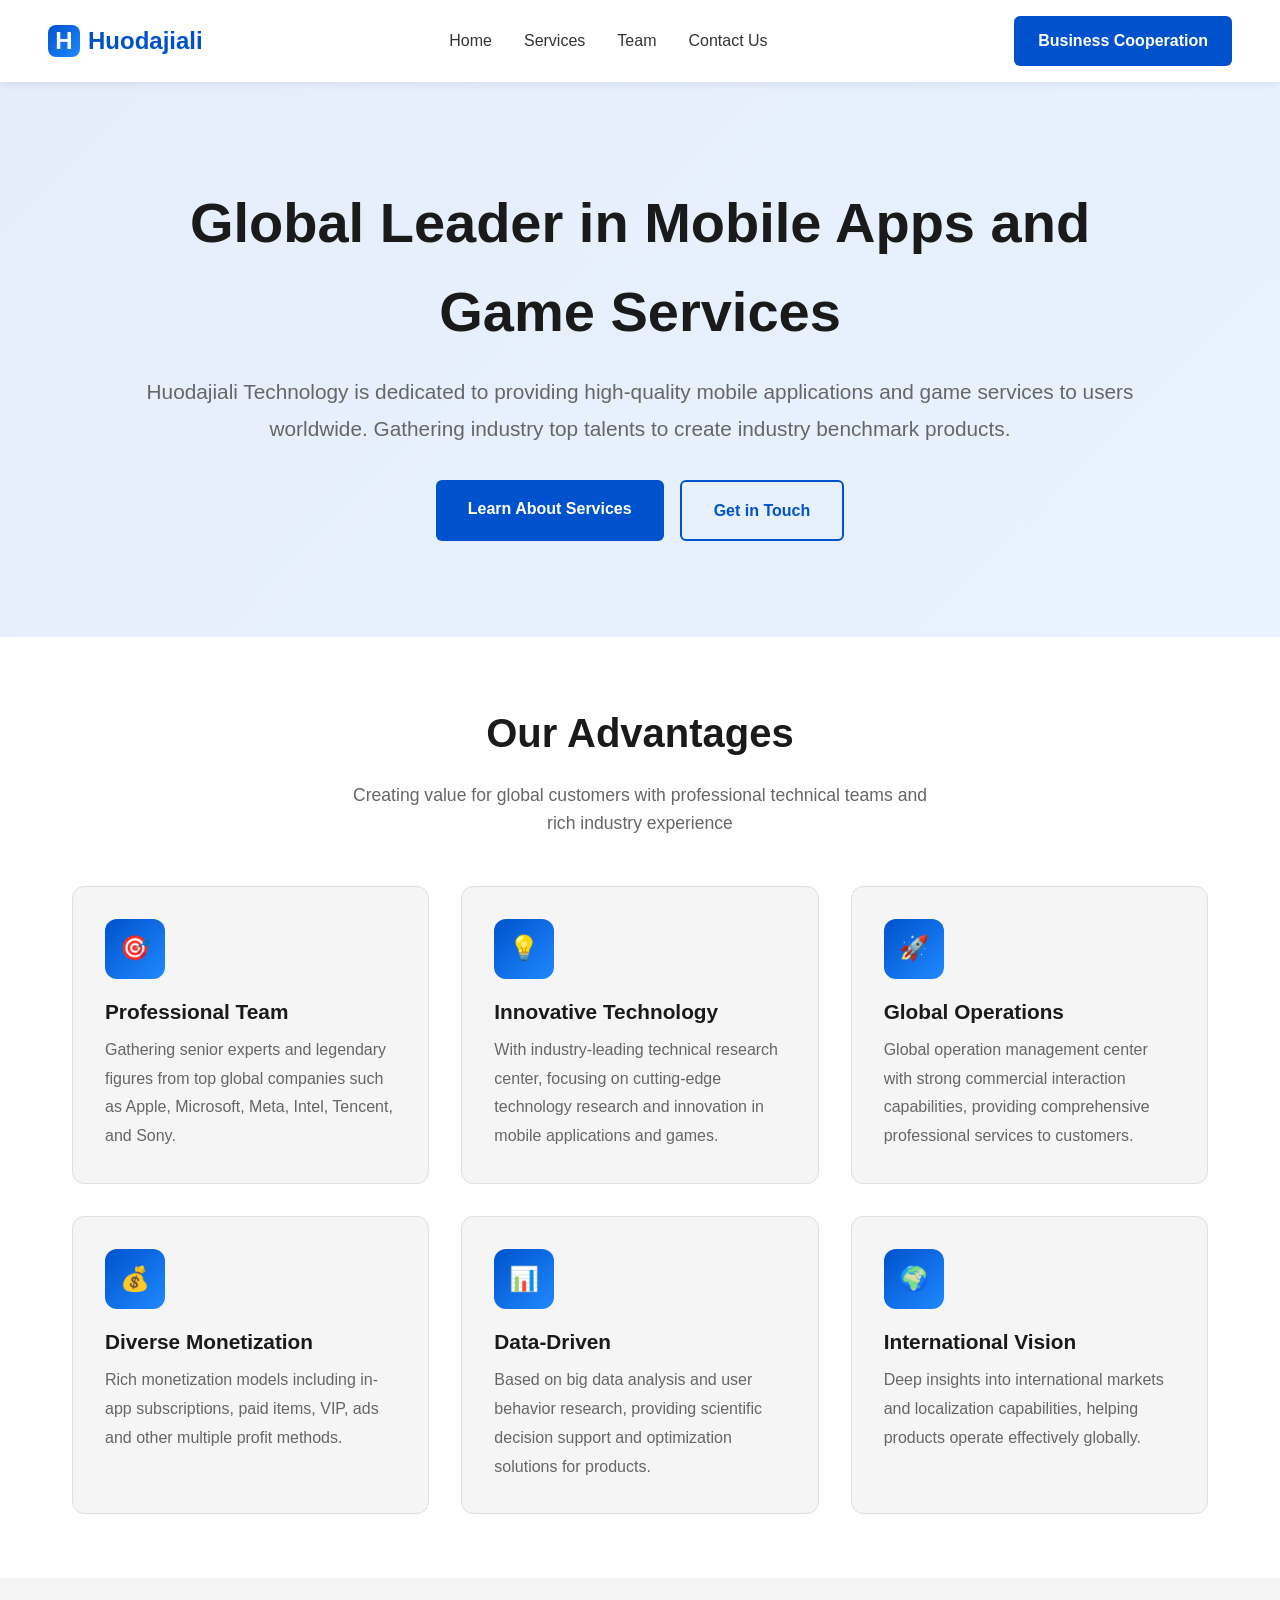
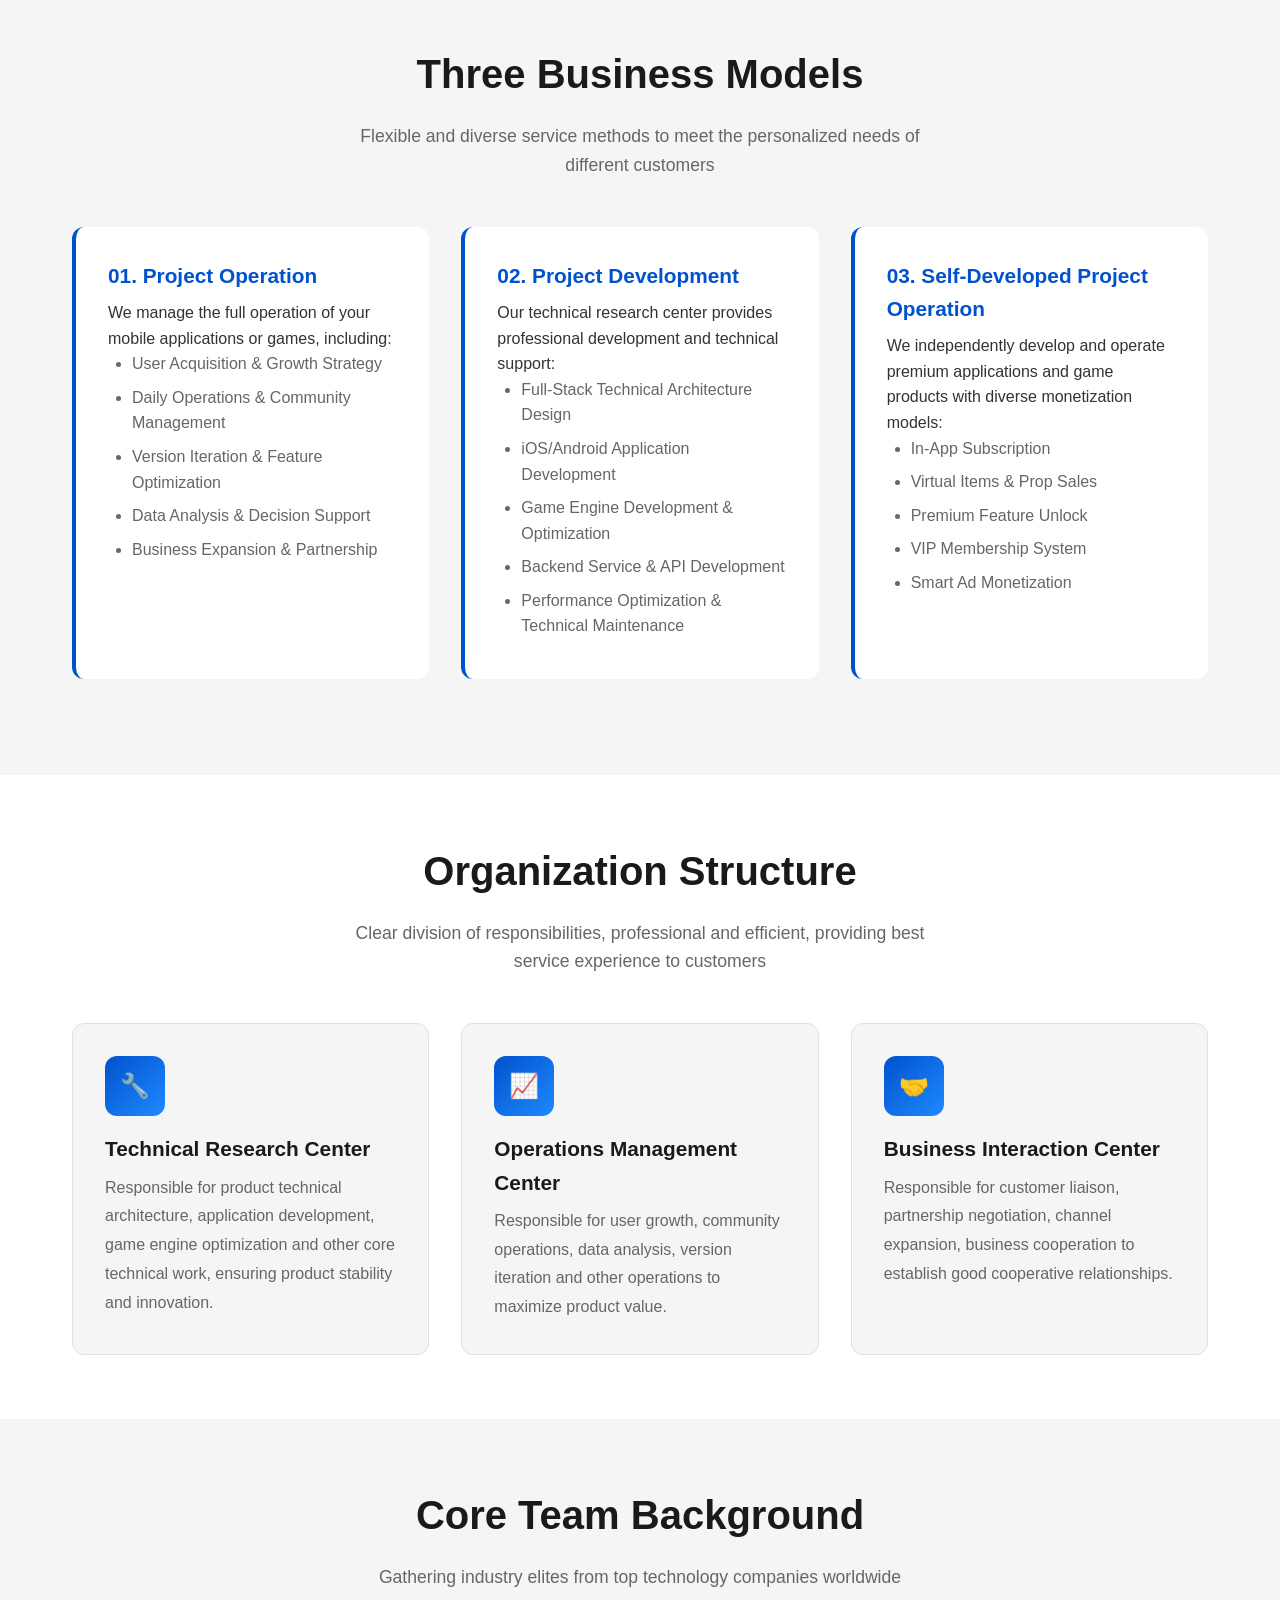
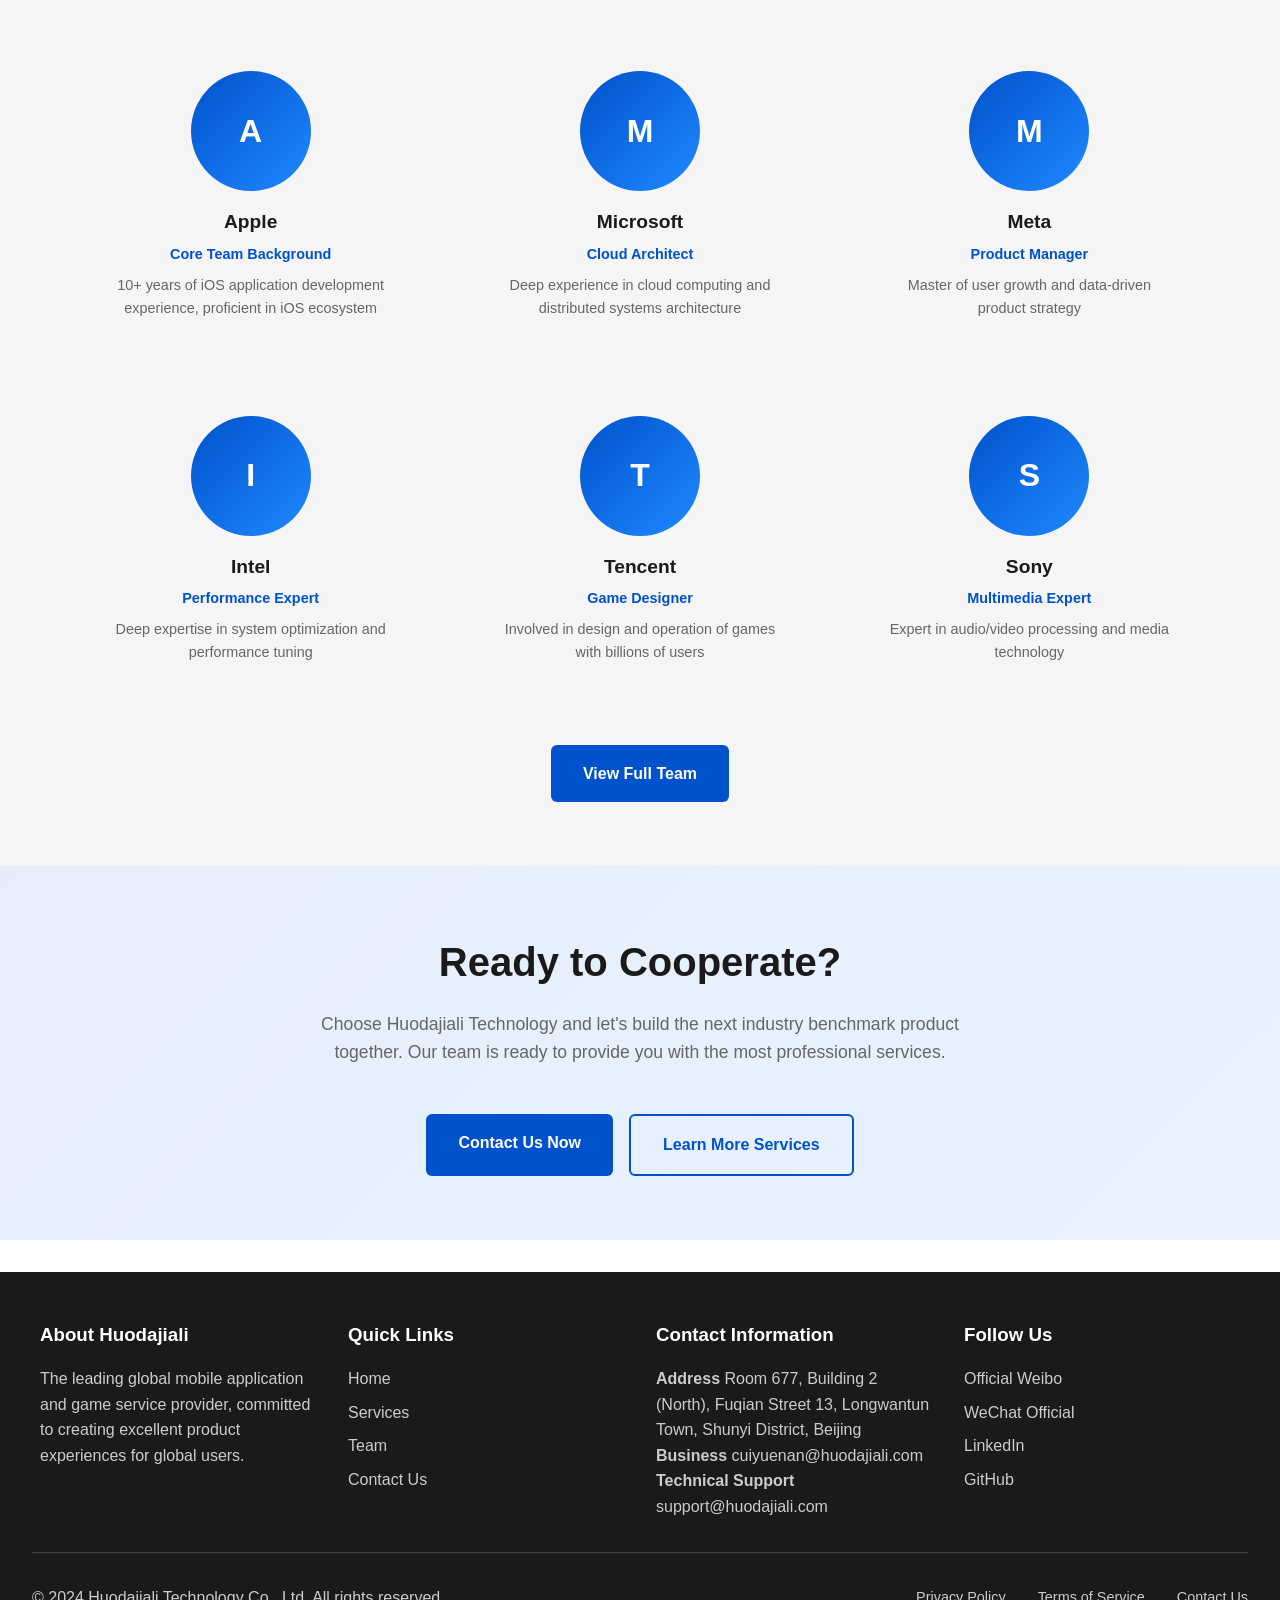
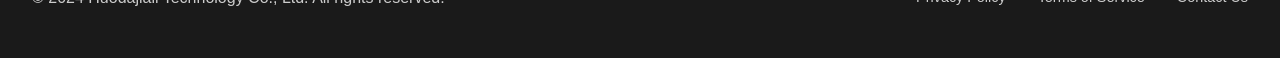
<file: index.html>
<!DOCTYPE html>
<html lang="en">
<head>
  <meta charset="UTF-8">
  <meta name="viewport" content="width=device-width, initial-scale=1.0">
  <meta name="description" content="Huodajiali Technology - Global Leader in Mobile Apps and Game Services">
  <meta name="keywords" content="Mobile Apps, Game Development, App Services">
  <title>Huodajiali Technology - Mobile Apps & Game Services Leader</title>
  <link rel="stylesheet" href="css/style.css">
</head>
<body>
  <!-- Header & Navigation -->
  <header>
    <nav>
      <a href="index.html" class="logo">
        <div class="logo-icon">H</div>
        <span>Huodajiali</span>
      </a>
      <ul class="nav-links">
        <li><a href="#home" data-i18n="nav.home">Home</a></li>
        <li><a href="pages/services.html" data-i18n="nav.services">Services</a></li>
        <li><a href="pages/team.html" data-i18n="nav.team">Team</a></li>
        <li><a href="pages/contact.html" data-i18n="nav.contact">Contact Us</a></li>
      </ul>
      <a href="pages/contact.html" class="contact-btn" data-i18n="nav.cooperation">Business Cooperation</a>
    </nav>
  </header>

  <!-- Hero Section -->
  <section class="hero" id="home">
    <div class="hero-content">
      <h1 data-i18n="home.title">Global Leader in Mobile Apps and Game Services</h1>
      <p class="subtitle" data-i18n="home.subtitle">
        Huodajiali Technology is dedicated to providing high-quality mobile applications and game services to users worldwide. Gathering industry top talents to create industry benchmark products.
      </p>
      <div class="hero-buttons">
        <a href="pages/services.html" class="btn-primary" data-i18n="home.learn_business">Learn About Services</a>
        <a href="pages/contact.html" class="btn-secondary" data-i18n="home.get_in_touch">Get in Touch</a>
      </div>
    </div>
  </section>

  <!-- Core Values Section -->
  <section>
    <div class="container">
      <h2 class="section-title" data-i18n="home.advantages_title">Our Advantages</h2>
      <p class="section-subtitle" data-i18n="home.advantages_subtitle">
        Creating value for global customers with professional technical teams and rich industry experience
      </p>
      <div class="features-grid">
        <div class="feature-card">
          <div class="feature-icon">🎯</div>
          <h3 data-i18n="home.advantage_team">Professional Team</h3>
          <p data-i18n="home.advantage_team_desc">Gathering senior experts and legendary figures from top global companies such as Apple, Microsoft, Meta, Intel, Tencent, and Sony.</p>
        </div>
        <div class="feature-card">
          <div class="feature-icon">💡</div>
          <h3 data-i18n="home.advantage_innovation">Innovative Technology</h3>
          <p data-i18n="home.advantage_innovation_desc">With industry-leading technical research center, focusing on cutting-edge technology research and innovation in mobile applications and games.</p>
        </div>
        <div class="feature-card">
          <div class="feature-icon">🚀</div>
          <h3 data-i18n="home.advantage_global">Global Operations</h3>
          <p data-i18n="home.advantage_global_desc">Global operation management center with strong commercial interaction capabilities, providing comprehensive professional services to customers.</p>
        </div>
        <div class="feature-card">
          <div class="feature-icon">💰</div>
          <h3 data-i18n="home.advantage_monetization">Diverse Monetization</h3>
          <p data-i18n="home.advantage_monetization_desc">Rich monetization models including in-app subscriptions, paid items, VIP, ads and other multiple profit methods.</p>
        </div>
        <div class="feature-card">
          <div class="feature-icon">📊</div>
          <h3 data-i18n="home.advantage_data">Data-Driven</h3>
          <p data-i18n="home.advantage_data_desc">Based on big data analysis and user behavior research, providing scientific decision support and optimization solutions for products.</p>
        </div>
        <div class="feature-card">
          <div class="feature-icon">🌍</div>
          <h3 data-i18n="home.advantage_vision">International Vision</h3>
          <p data-i18n="home.advantage_vision_desc">Deep insights into international markets and localization capabilities, helping products operate effectively globally.</p>
        </div>
      </div>
    </div>
  </section>

  <!-- Business Models Section -->
  <section class="services">
    <div class="container">
      <h2 class="section-title" data-i18n="home.models_title">Three Business Models</h2>
      <p class="section-subtitle" data-i18n="home.models_subtitle">
        Flexible and diverse service methods to meet the personalized needs of different customers
      </p>
      
      <div style="display: grid; grid-template-columns: repeat(auto-fit, minmax(350px, 1fr)); gap: 2rem; margin-top: 3rem;">
        <div class="service-item">
          <h3 data-i18n="home.operation">01. Project Operation</h3>
          <p data-i18n="home.operation_desc">We manage the full operation of your mobile applications or games, including:</p>
          <ul>
            <li data-i18n="home.operation_list.0">User Acquisition & Growth Strategy</li>
            <li data-i18n="home.operation_list.1">Daily Operations & Community Management</li>
            <li data-i18n="home.operation_list.2">Version Iteration & Feature Optimization</li>
            <li data-i18n="home.operation_list.3">Data Analysis & Decision Support</li>
            <li data-i18n="home.operation_list.4">Business Expansion & Partnership</li>
          </ul>
        </div>

        <div class="service-item">
          <h3 data-i18n="home.development">02. Project Development</h3>
          <p data-i18n="home.development_desc">Our technical research center provides professional development and technical support:</p>
          <ul>
            <li data-i18n="home.development_list.0">Full-Stack Technical Architecture Design</li>
            <li data-i18n="home.development_list.1">iOS/Android Application Development</li>
            <li data-i18n="home.development_list.2">Game Engine Development & Optimization</li>
            <li data-i18n="home.development_list.3">Backend Service & API Development</li>
            <li data-i18n="home.development_list.4">Performance Optimization & Technical Maintenance</li>
          </ul>
        </div>

        <div class="service-item">
          <h3 data-i18n="home.self_operation">03. Self-Developed Project Operation</h3>
          <p data-i18n="home.self_operation_desc">We independently develop and operate premium applications and game products with diverse monetization models:</p>
          <ul>
            <li data-i18n="home.self_operation_list.0">In-App Subscription</li>
            <li data-i18n="home.self_operation_list.1">Virtual Items & Prop Sales</li>
            <li data-i18n="home.self_operation_list.2">Premium Feature Unlock</li>
            <li data-i18n="home.self_operation_list.3">VIP Membership System</li>
            <li data-i18n="home.self_operation_list.4">Smart Ad Monetization</li>
          </ul>
        </div>
      </div>
    </div>
  </section>

  <!-- Organization Structure -->
  <section>
    <div class="container">
      <h2 class="section-title" data-i18n="home.org_title">Organization Structure</h2>
      <p class="section-subtitle" data-i18n="home.org_subtitle">
        Clear division of responsibilities, professional and efficient, providing best service experience to customers
      </p>
      
      <div class="features-grid">
        <div class="feature-card">
          <div class="feature-icon">🔧</div>
          <h3 data-i18n="home.org_tech">Technical Research Center</h3>
          <p data-i18n="home.org_tech_desc">Responsible for product technical architecture, application development, game engine optimization and other core technical work, ensuring product stability and innovation.</p>
        </div>
        <div class="feature-card">
          <div class="feature-icon">📈</div>
          <h3 data-i18n="home.org_ops">Operations Management Center</h3>
          <p data-i18n="home.org_ops_desc">Responsible for user growth, community operations, data analysis, version iteration and other operations to maximize product value.</p>
        </div>
        <div class="feature-card">
          <div class="feature-icon">🤝</div>
          <h3 data-i18n="home.org_business">Business Interaction Center</h3>
          <p data-i18n="home.org_business_desc">Responsible for customer liaison, partnership negotiation, channel expansion, business cooperation to establish good cooperative relationships.</p>
        </div>
      </div>
    </div>
  </section>

  <!-- Team Preview -->
  <section style="background-color: #f5f5f5;">
    <div class="container">
      <h2 class="section-title" data-i18n="home.team_title">Core Team Background</h2>
      <p class="section-subtitle" data-i18n="home.team_subtitle">
        Gathering industry elites from top technology companies worldwide
      </p>
      
      <div class="features-grid">
        <div class="team-member">
          <div class="team-avatar">A</div>
          <h3>Apple</h3>
          <p class="role" data-i18n="home.team_title">Senior Software Engineer</p>
          <p>10+ years of iOS application development experience, proficient in iOS ecosystem</p>
        </div>
        <div class="team-member">
          <div class="team-avatar">M</div>
          <h3>Microsoft</h3>
          <p class="role">Cloud Architect</p>
          <p>Deep experience in cloud computing and distributed systems architecture</p>
        </div>
        <div class="team-member">
          <div class="team-avatar">M</div>
          <h3>Meta</h3>
          <p class="role">Product Manager</p>
          <p>Master of user growth and data-driven product strategy</p>
        </div>
        <div class="team-member">
          <div class="team-avatar">I</div>
          <h3>Intel</h3>
          <p class="role">Performance Expert</p>
          <p>Deep expertise in system optimization and performance tuning</p>
        </div>
        <div class="team-member">
          <div class="team-avatar">T</div>
          <h3>Tencent</h3>
          <p class="role">Game Designer</p>
          <p>Involved in design and operation of games with billions of users</p>
        </div>
        <div class="team-member">
          <div class="team-avatar">S</div>
          <h3>Sony</h3>
          <p class="role">Multimedia Expert</p>
          <p>Expert in audio/video processing and media technology</p>
        </div>
      </div>
      
      <div style="text-align: center; margin-top: 3rem;">
        <a href="pages/team.html" class="btn-primary" data-i18n="home.view_full_team">View Full Team</a>
      </div>
    </div>
  </section>

  <!-- Call to Action -->
  <section style="background: linear-gradient(135deg, rgba(0, 82, 204, 0.1) 0%, rgba(31, 137, 255, 0.1) 100%);">
    <div class="container" style="text-align: center;">
      <h2 class="section-title" data-i18n="home.cta_title">Ready to Cooperate?</h2>
      <p class="section-subtitle" style="max-width: 700px;" data-i18n="home.cta_subtitle">
        Choose Huodajiali Technology and let's build the next industry benchmark product together. Our team is ready to provide you with the most professional services.
      </p>
      <div class="hero-buttons">
        <a href="pages/contact.html" class="btn-primary" data-i18n="home.contact_us">Contact Us Now</a>
        <a href="pages/services.html" class="btn-secondary" data-i18n="home.learn_more">Learn More Services</a>
      </div>
    </div>
  </section>

  <!-- Footer -->
  <footer>
    <div class="footer-content">
      <div class="footer-section">
        <h3 data-i18n="footer.about">Huodajiali Technology</h3>
        <p data-i18n="footer.about_desc">The leading global mobile application and game service provider, committed to creating excellent product experiences for global users.</p>
      </div>
      <div class="footer-section">
        <h3 data-i18n="footer.quick_links">Quick Links</h3>
        <ul>
          <li><a href="index.html" data-i18n="nav.home">Home</a></li>
          <li><a href="pages/services.html" data-i18n="nav.services">Services</a></li>
          <li><a href="pages/team.html" data-i18n="nav.team">Team</a></li>
          <li><a href="pages/contact.html" data-i18n="nav.contact">Contact Us</a></li>
        </ul>
      </div>
      <div class="footer-section">
        <h3 data-i18n="footer.contact_info">Contact Information</h3>
        <ul>
          <li><strong data-i18n="footer.address">Address:</strong> <span data-i18n="footer.address_value">Room 677, Building 2 (North), Fuqian Street 13, Longwantun Town, Shunyi District, Beijing</span></li>
          <li><strong data-i18n="footer.business_email">Business:</strong> cuiyuenan@huodajiali.com</li>
          <li><strong data-i18n="footer.technical_support">Technical Support:</strong> support@huodajiali.com</li>
        </ul>
      </div>
      <div class="footer-section">
        <h3 data-i18n="footer.follow_us">Follow Us</h3>
        <ul>
          <li><a href="#" data-i18n="footer.official_weibo">Official Weibo</a></li>
          <li><a href="#" data-i18n="footer.wechat">WeChat Official</a></li>
          <li><a href="#" data-i18n="footer.linkedin">LinkedIn</a></li>
          <li><a href="#" data-i18n="footer.github">GitHub</a></li>
        </ul>
      </div>
    </div>

    <div class="footer-bottom">
      <p data-i18n="footer.copyright">© 2024 Huodajiali Technology Co., Ltd. All rights reserved.</p>
      <div class="footer-links">
        <a href="pages/privacy.html" data-i18n="footer.privacy_policy">Privacy Policy</a>
        <a href="pages/terms.html" data-i18n="footer.terms_of_service">Terms of Service</a>
        <a href="pages/contact.html" data-i18n="nav.contact">Contact Us</a>
      </div>
    </div>
  </footer>

  <script src="js/lang/en.js"></script>
  <script src="js/i18n.js"></script>
  <script src="js/script.js"></script>
</body>
</html>
</file>
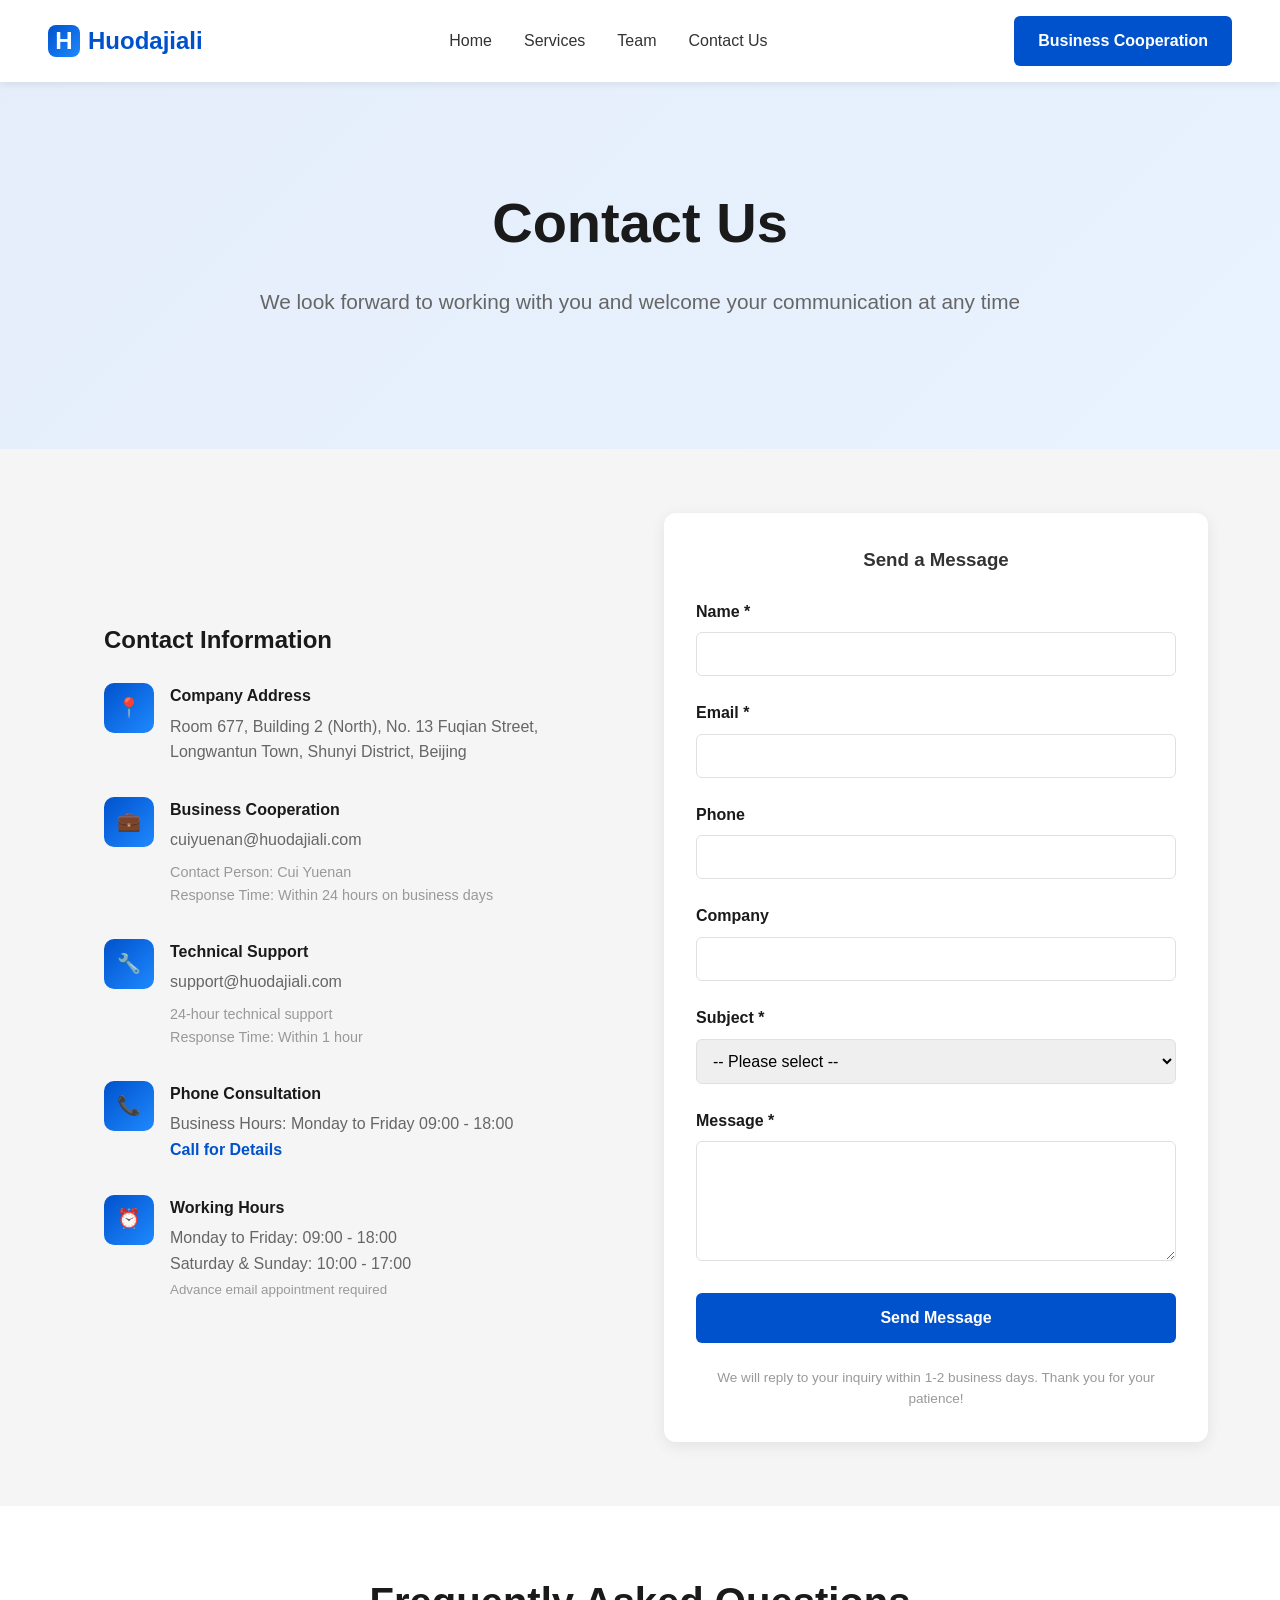
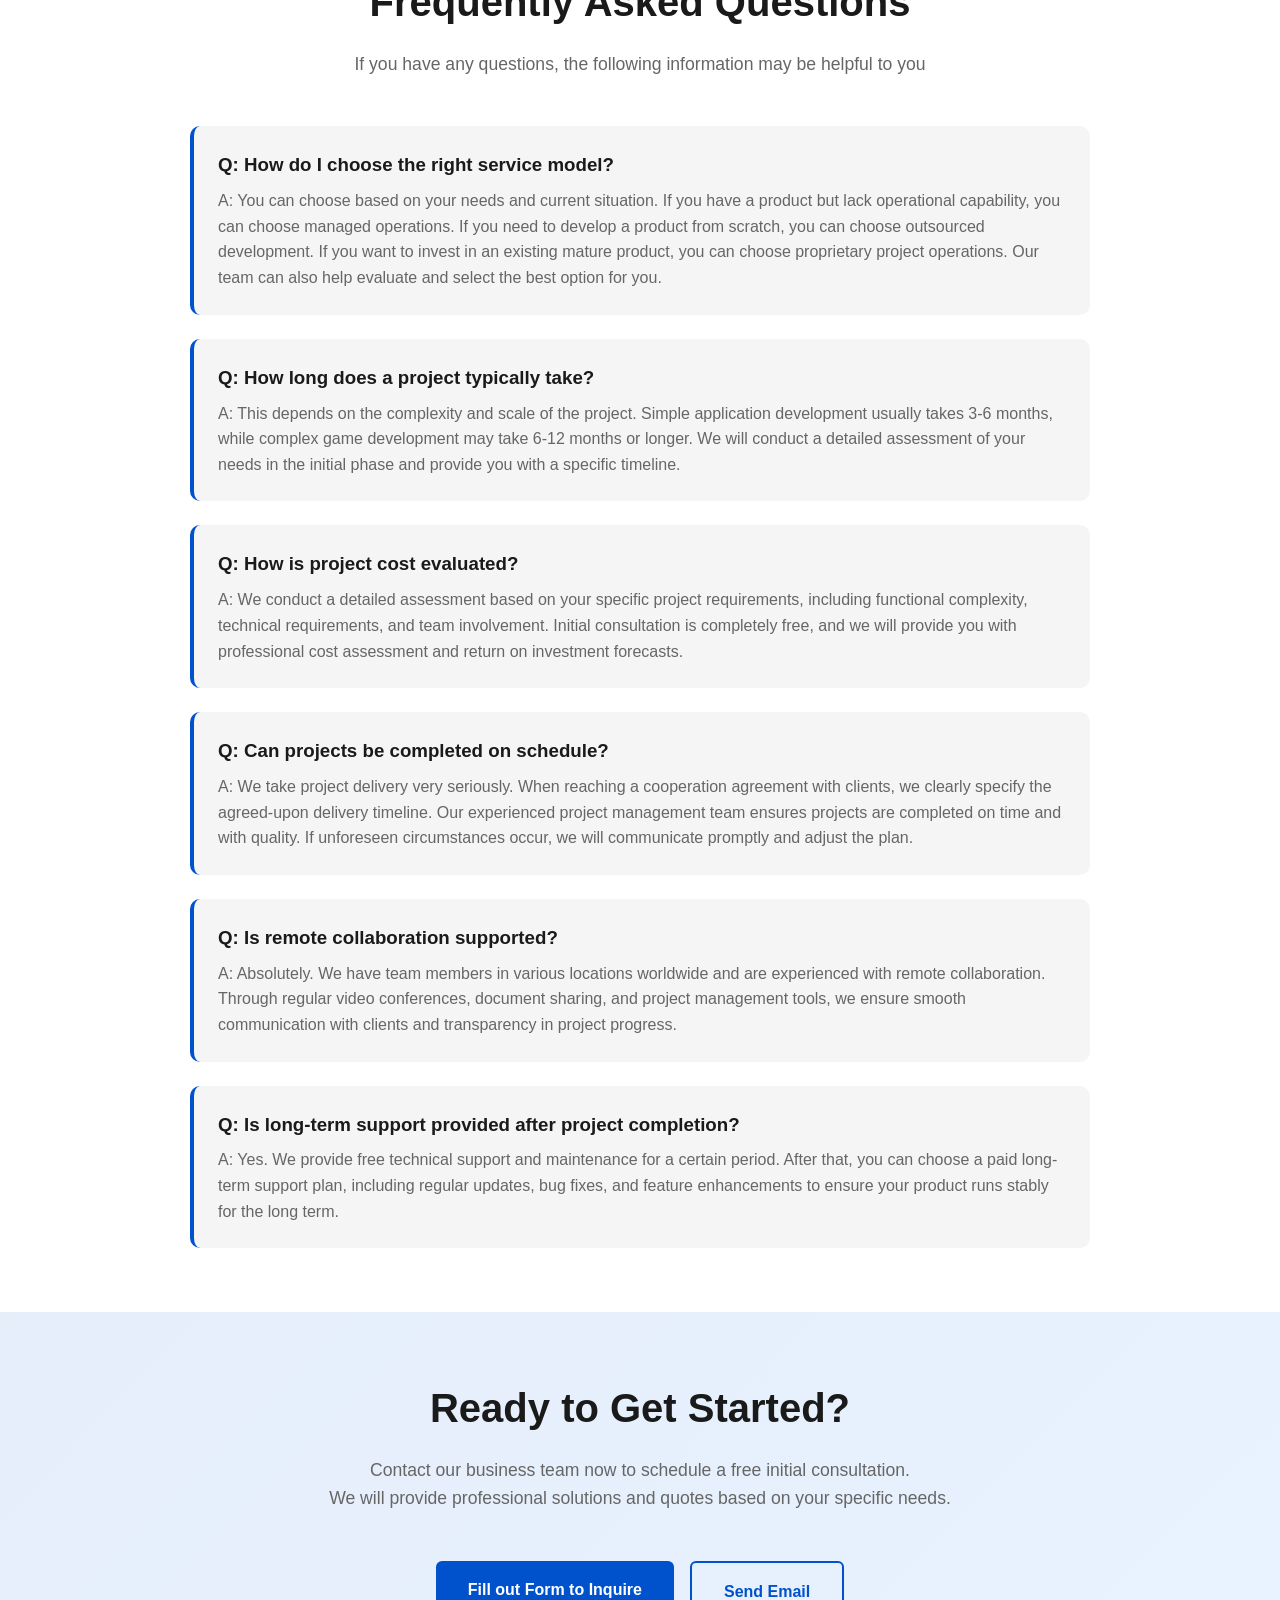
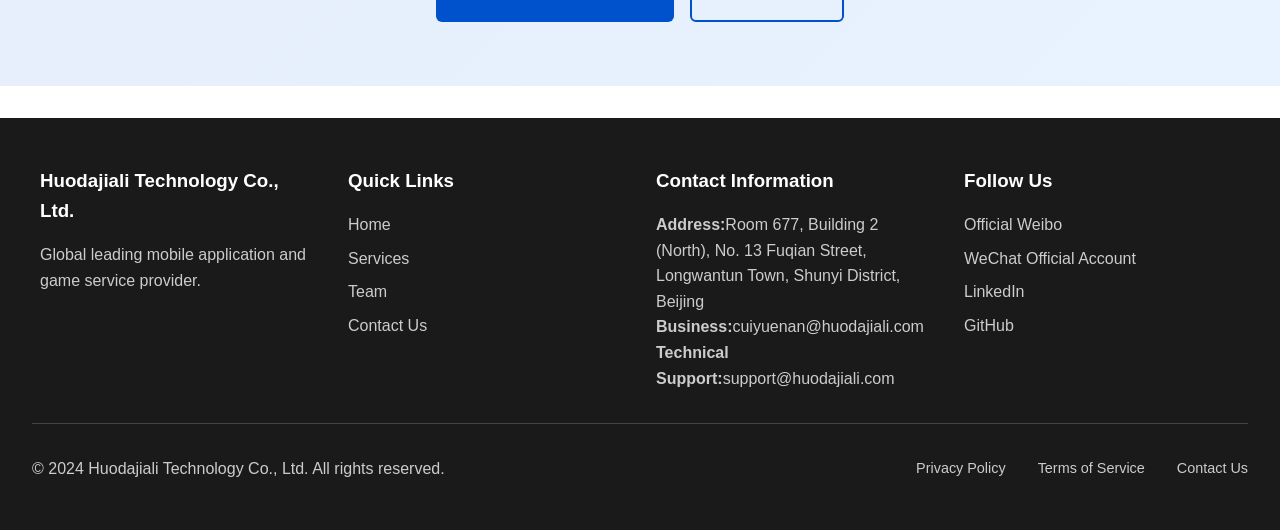
<file: pages/contact.html>
<!DOCTYPE html>
<html lang="en">
<head>
  <meta charset="UTF-8">
  <meta name="viewport" content="width=device-width, initial-scale=1.0">
  <meta name="description" content="Contact Huodajiali Technology">
  <title>Contact Us - Huodajiali Technology</title>
  <link rel="stylesheet" href="../css/style.css">
</head>
<body>
  <!-- Header & Navigation -->
  <header>
    <nav>
      <a href="../index.html" class="logo">
        <div class="logo-icon">H</div>
        <span>Huodajiali</span>
      </a>
      <ul class="nav-links">
        <li><a href="../index.html" data-i18n="nav.home">Home</a></li>
        <li><a href="services.html" data-i18n="nav.services">Services</a></li>
        <li><a href="team.html" data-i18n="nav.team">Team</a></li>
        <li><a href="contact.html" data-i18n="nav.contact">Contact Us</a></li>
      </ul>
      <a href="contact.html" class="contact-btn" data-i18n="nav.cooperation">Business Cooperation</a>
    </nav>
  </header>

  <!-- Hero Section -->
  <section class="hero">
    <div class="hero-content">
      <h1>Contact Us</h1>
      <p class="subtitle">
        We look forward to working with you and welcome your communication at any time
      </p>
    </div>
  </section>

  <!-- Contact Content -->
  <section class="contact-section">
    <div class="container">
      <div class="contact-content">
        <div class="contact-info">
          <h3>Contact Information</h3>

          <div class="contact-item">
            <div class="contact-icon">📍</div>
            <div>
              <h4>Company Address</h4>
              <p>
                Room 677, Building 2 (North), No. 13 Fuqian Street,<br>
                Longwantun Town, Shunyi District, Beijing
              </p>
            </div>
          </div>

          <div class="contact-item">
            <div class="contact-icon">💼</div>
            <div>
              <h4>Business Cooperation</h4>
              <a href="mailto:cuiyuenan@huodajiali.com">cuiyuenan@huodajiali.com</a>
              <p style="margin-top: 0.5rem; font-size: 0.9rem; color: #999;">
                Contact Person: Cui Yuenan<br>
                Response Time: Within 24 hours on business days
              </p>
            </div>
          </div>

          <div class="contact-item">
            <div class="contact-icon">🔧</div>
            <div>
              <h4>Technical Support</h4>
              <a href="mailto:support@huodajiali.com">support@huodajiali.com</a>
              <p style="margin-top: 0.5rem; font-size: 0.9rem; color: #999;">
                24-hour technical support<br>
                Response Time: Within 1 hour
              </p>
            </div>
          </div>

          <div class="contact-item">
            <div class="contact-icon">📞</div>
            <div>
              <h4>Phone Consultation</h4>
              <p>
                Business Hours: Monday to Friday 09:00 - 18:00<br>
                <strong style="color: var(--primary-color);">Call for Details</strong>
              </p>
            </div>
          </div>

          <div class="contact-item">
            <div class="contact-icon">⏰</div>
            <div>
              <h4>Working Hours</h4>
              <p>
                Monday to Friday: 09:00 - 18:00<br>
                Saturday & Sunday: 10:00 - 17:00<br>
                <small style="color: #999;">Advance email appointment required</small>
              </p>
            </div>
          </div>
        </div>

        <div class="contact-form">
          <h3 style="margin-bottom: 1.5rem; text-align: center;">Send a Message</h3>
          <form>
            <div class="form-group">
              <label for="name">Name *</label>
              <input type="text" id="name" name="name" required>
            </div>

            <div class="form-group">
              <label for="email">Email *</label>
              <input type="email" id="email" name="email" required>
            </div>

            <div class="form-group">
              <label for="phone">Phone</label>
              <input type="tel" id="phone" name="phone">
            </div>

            <div class="form-group">
              <label for="company">Company</label>
              <input type="text" id="company" name="company">
            </div>

            <div class="form-group">
              <label for="subject">Subject *</label>
              <select id="subject" name="subject" required style="width: 100%; padding: 0.75rem; border: 1px solid var(--border-color); border-radius: 6px; font-size: 1rem;">
                <option value="">-- Please select --</option>
                <option value="project-operation">Managed Project Operations</option>
                <option value="project-development">Outsourced Project Development</option>
                <option value="self-operation">Proprietary Project Operations</option>
                <option value="partnership">Business Cooperation</option>
                <option value="technical-support">Technical Support</option>
                <option value="other">Other</option>
              </select>
            </div>

            <div class="form-group">
              <label for="message">Message *</label>
              <textarea id="message" name="message" required></textarea>
            </div>

            <div class="form-group">
              <button type="submit" class="btn-primary">Send Message</button>
            </div>

            <p style="font-size: 0.85rem; color: #999; text-align: center;">
              We will reply to your inquiry within 1-2 business days. Thank you for your patience!
            </p>
          </form>
        </div>
      </div>
    </div>
  </section>

  <!-- FAQ Section -->
  <section>
    <div class="container">
      <h2 class="section-title">Frequently Asked Questions</h2>
      <p class="section-subtitle">
        If you have any questions, the following information may be helpful to you
      </p>

      <div style="max-width: 900px; margin: 3rem auto 0; display: grid; gap: 1.5rem;">
        <div style="padding: 1.5rem; background-color: var(--light-color); border-radius: 10px; border-left: 4px solid var(--primary-color);">
          <h3 style="margin-bottom: 0.5rem; color: var(--dark-color);">Q: How do I choose the right service model?</h3>
          <p style="color: #666; margin: 0;">
            A: You can choose based on your needs and current situation. If you have a product but lack operational capability, 
            you can choose managed operations. If you need to develop a product from scratch, you can choose outsourced development. 
            If you want to invest in an existing mature product, you can choose proprietary project operations. Our team can also 
            help evaluate and select the best option for you.
          </p>
        </div>

        <div style="padding: 1.5rem; background-color: var(--light-color); border-radius: 10px; border-left: 4px solid var(--primary-color);">
          <h3 style="margin-bottom: 0.5rem; color: var(--dark-color);">Q: How long does a project typically take?</h3>
          <p style="color: #666; margin: 0;">
            A: This depends on the complexity and scale of the project. Simple application development usually takes 3-6 months, 
            while complex game development may take 6-12 months or longer. We will conduct a detailed assessment of your needs in 
            the initial phase and provide you with a specific timeline.
          </p>
        </div>

        <div style="padding: 1.5rem; background-color: var(--light-color); border-radius: 10px; border-left: 4px solid var(--primary-color);">
          <h3 style="margin-bottom: 0.5rem; color: var(--dark-color);">Q: How is project cost evaluated?</h3>
          <p style="color: #666; margin: 0;">
            A: We conduct a detailed assessment based on your specific project requirements, including functional complexity, 
            technical requirements, and team involvement. Initial consultation is completely free, and we will provide you with 
            professional cost assessment and return on investment forecasts.
          </p>
        </div>

        <div style="padding: 1.5rem; background-color: var(--light-color); border-radius: 10px; border-left: 4px solid var(--primary-color);">
          <h3 style="margin-bottom: 0.5rem; color: var(--dark-color);">Q: Can projects be completed on schedule?</h3>
          <p style="color: #666; margin: 0;">
            A: We take project delivery very seriously. When reaching a cooperation agreement with clients, we clearly specify the 
            agreed-upon delivery timeline. Our experienced project management team ensures projects are completed on time and with 
            quality. If unforeseen circumstances occur, we will communicate promptly and adjust the plan.
          </p>
        </div>

        <div style="padding: 1.5rem; background-color: var(--light-color); border-radius: 10px; border-left: 4px solid var(--primary-color);">
          <h3 style="margin-bottom: 0.5rem; color: var(--dark-color);">Q: Is remote collaboration supported?</h3>
          <p style="color: #666; margin: 0;">
            A: Absolutely. We have team members in various locations worldwide and are experienced with remote collaboration. 
            Through regular video conferences, document sharing, and project management tools, we ensure smooth communication with 
            clients and transparency in project progress.
          </p>
        </div>

        <div style="padding: 1.5rem; background-color: var(--light-color); border-radius: 10px; border-left: 4px solid var(--primary-color);">
          <h3 style="margin-bottom: 0.5rem; color: var(--dark-color);">Q: Is long-term support provided after project completion?</h3>
          <p style="color: #666; margin: 0;">
            A: Yes. We provide free technical support and maintenance for a certain period. After that, you can choose a paid 
            long-term support plan, including regular updates, bug fixes, and feature enhancements to ensure your product runs 
            stably for the long term.
          </p>
        </div>
      </div>
    </div>
  </section>

  <!-- CTA -->
  <section style="background: linear-gradient(135deg, rgba(0, 82, 204, 0.1) 0%, rgba(31, 137, 255, 0.1) 100%);">
    <div class="container" style="text-align: center;">
      <h2 class="section-title">Ready to Get Started?</h2>
      <p class="section-subtitle" style="max-width: 700px;">
        Contact our business team now to schedule a free initial consultation.<br>
        We will provide professional solutions and quotes based on your specific needs.
      </p>
      <div class="hero-buttons">
        <a href="#message" class="btn-primary">Fill out Form to Inquire</a>
        <a href="mailto:cuiyuenan@huodajiali.com" class="btn-secondary">Send Email</a>
      </div>
    </div>
  </section>

  <!-- Footer -->
  <footer>
    <div class="footer-content">
      <div class="footer-section">
        <h3>Huodajiali Technology Co., Ltd.</h3>
        <p>Global leading mobile application and game service provider.</p>
      </div>
      <div class="footer-section">
        <h3>Quick Links</h3>
        <ul>
          <li><a href="../index.html">Home</a></li>
          <li><a href="services.html">Services</a></li>
          <li><a href="team.html">Team</a></li>
          <li><a href="contact.html">Contact Us</a></li>
        </ul>
      </div>
      <div class="footer-section">
        <h3>Contact Information</h3>
        <ul>
          <li><strong>Address:</strong>Room 677, Building 2 (North), No. 13 Fuqian Street, Longwantun Town, Shunyi District, Beijing</li>
          <li><strong>Business:</strong>cuiyuenan@huodajiali.com</li>
          <li><strong>Technical Support:</strong>support@huodajiali.com</li>
        </ul>
      </div>
      <div class="footer-section">
        <h3>Follow Us</h3>
        <ul>
          <li><a href="#">Official Weibo</a></li>
          <li><a href="#">WeChat Official Account</a></li>
          <li><a href="#">LinkedIn</a></li>
          <li><a href="#">GitHub</a></li>
        </ul>
      </div>
    </div>

    <div class="footer-bottom">
      <p>&copy; 2024 Huodajiali Technology Co., Ltd. All rights reserved.</p>
      <div class="footer-links">
        <a href="privacy.html">Privacy Policy</a>
        <a href="terms.html">Terms of Service</a>
        <a href="contact.html">Contact Us</a>
      </div>
    </div>
  </footer>

  <script src="../js/lang/en.js"></script>
  <script src="../js/i18n.js"></script>
  <script src="../js/script.js"></script>
</body>
</html>
</file>
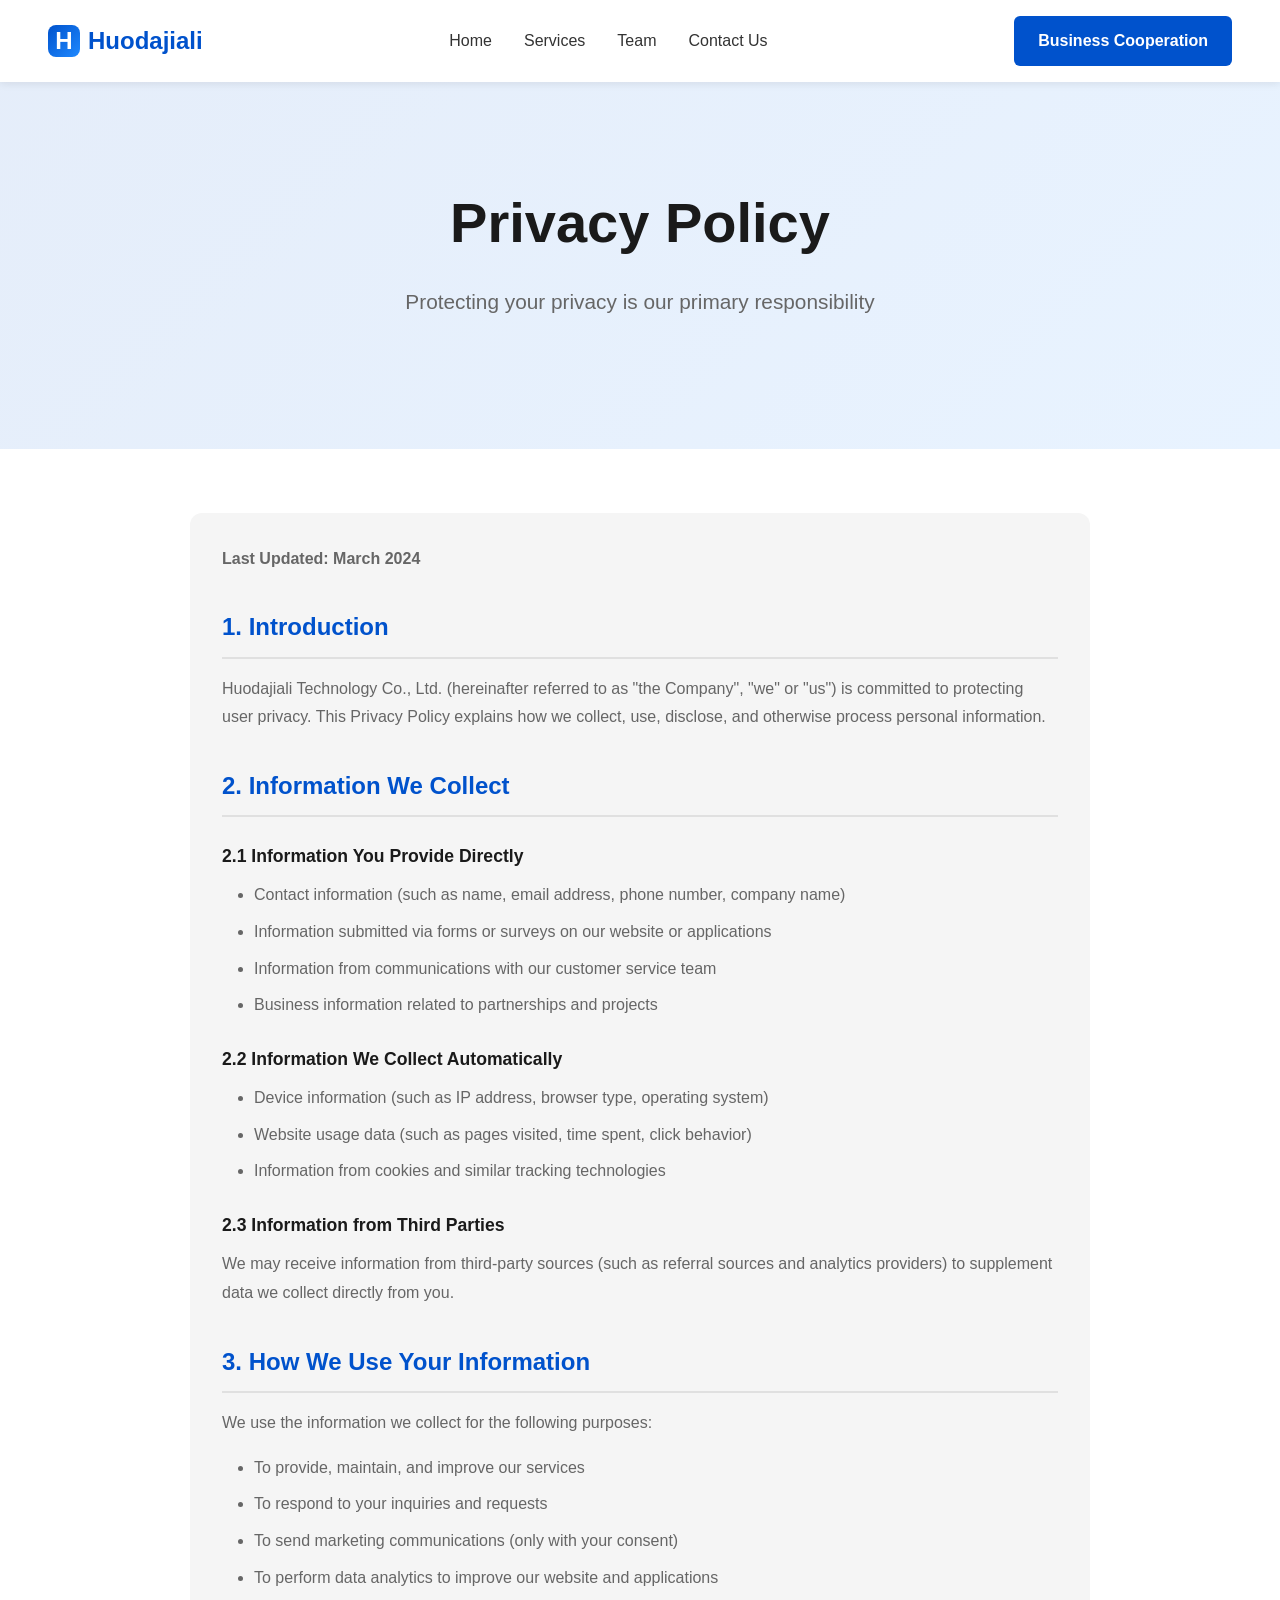
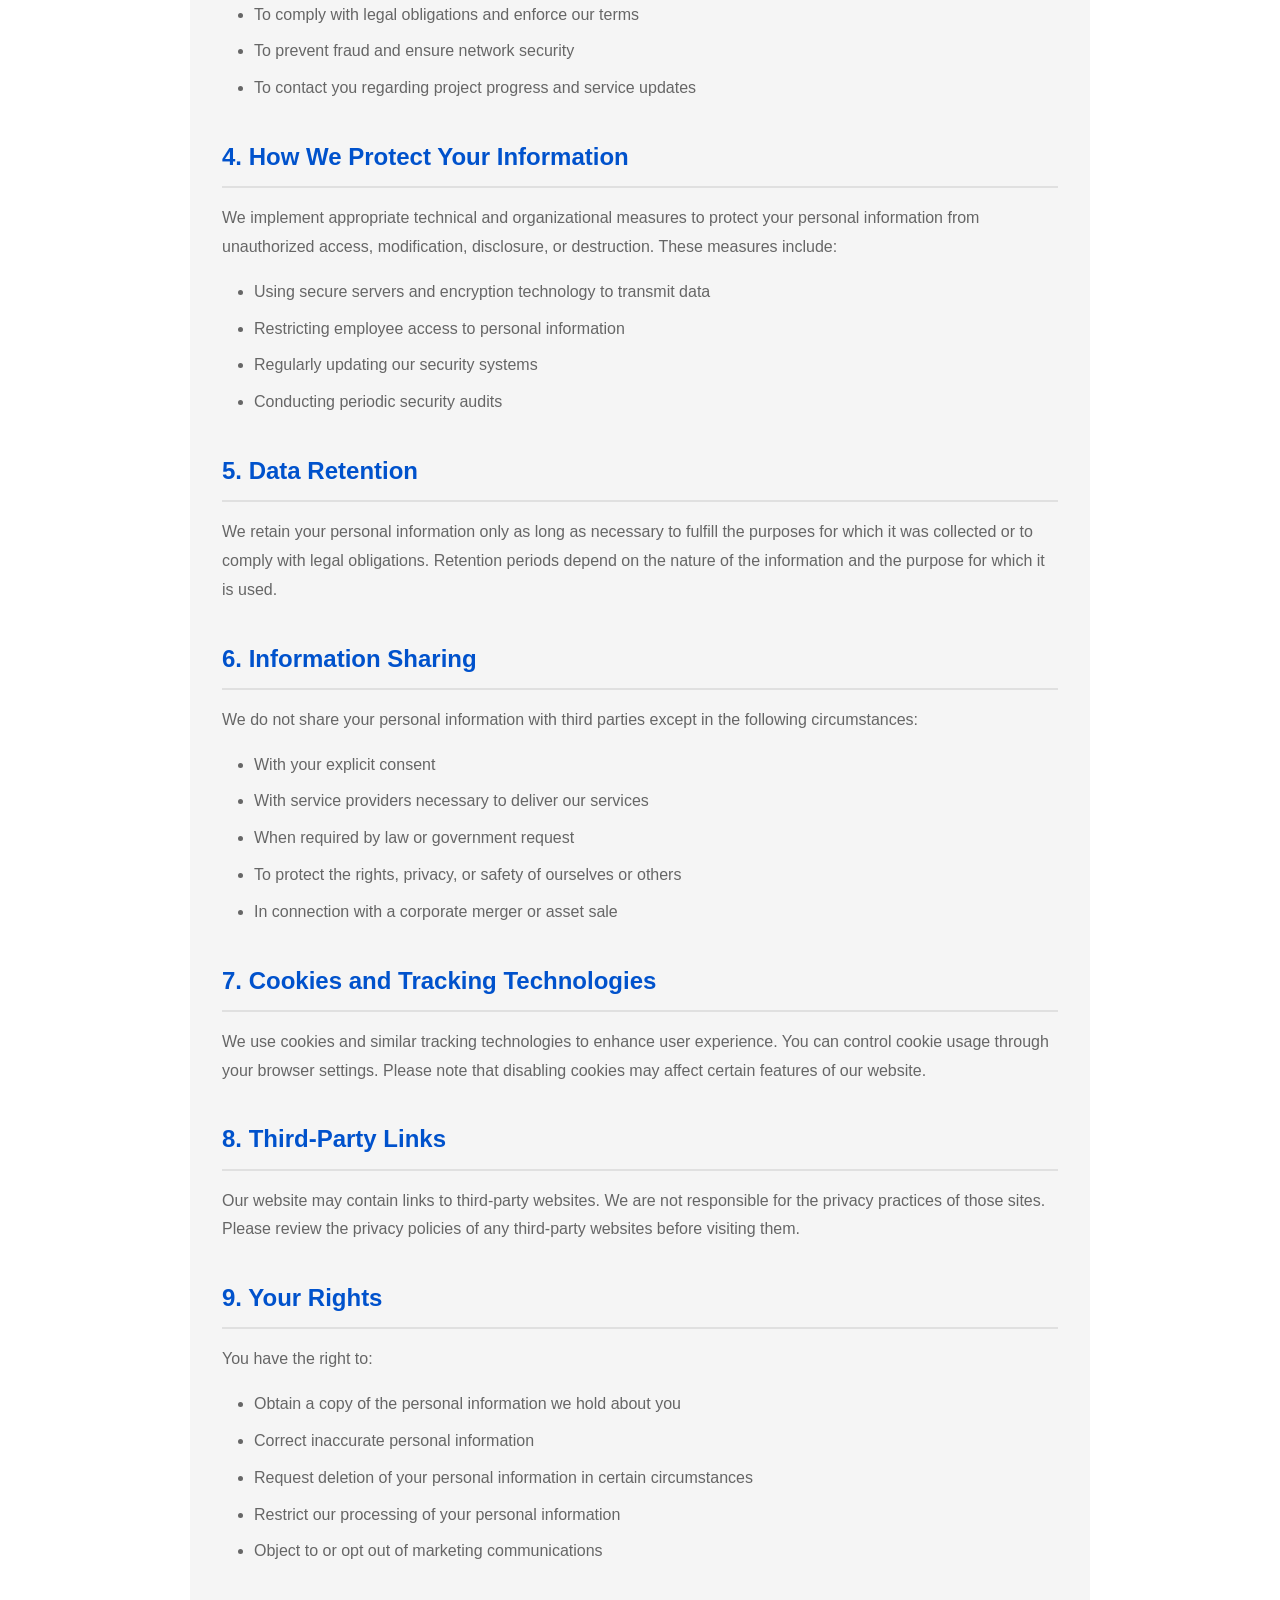
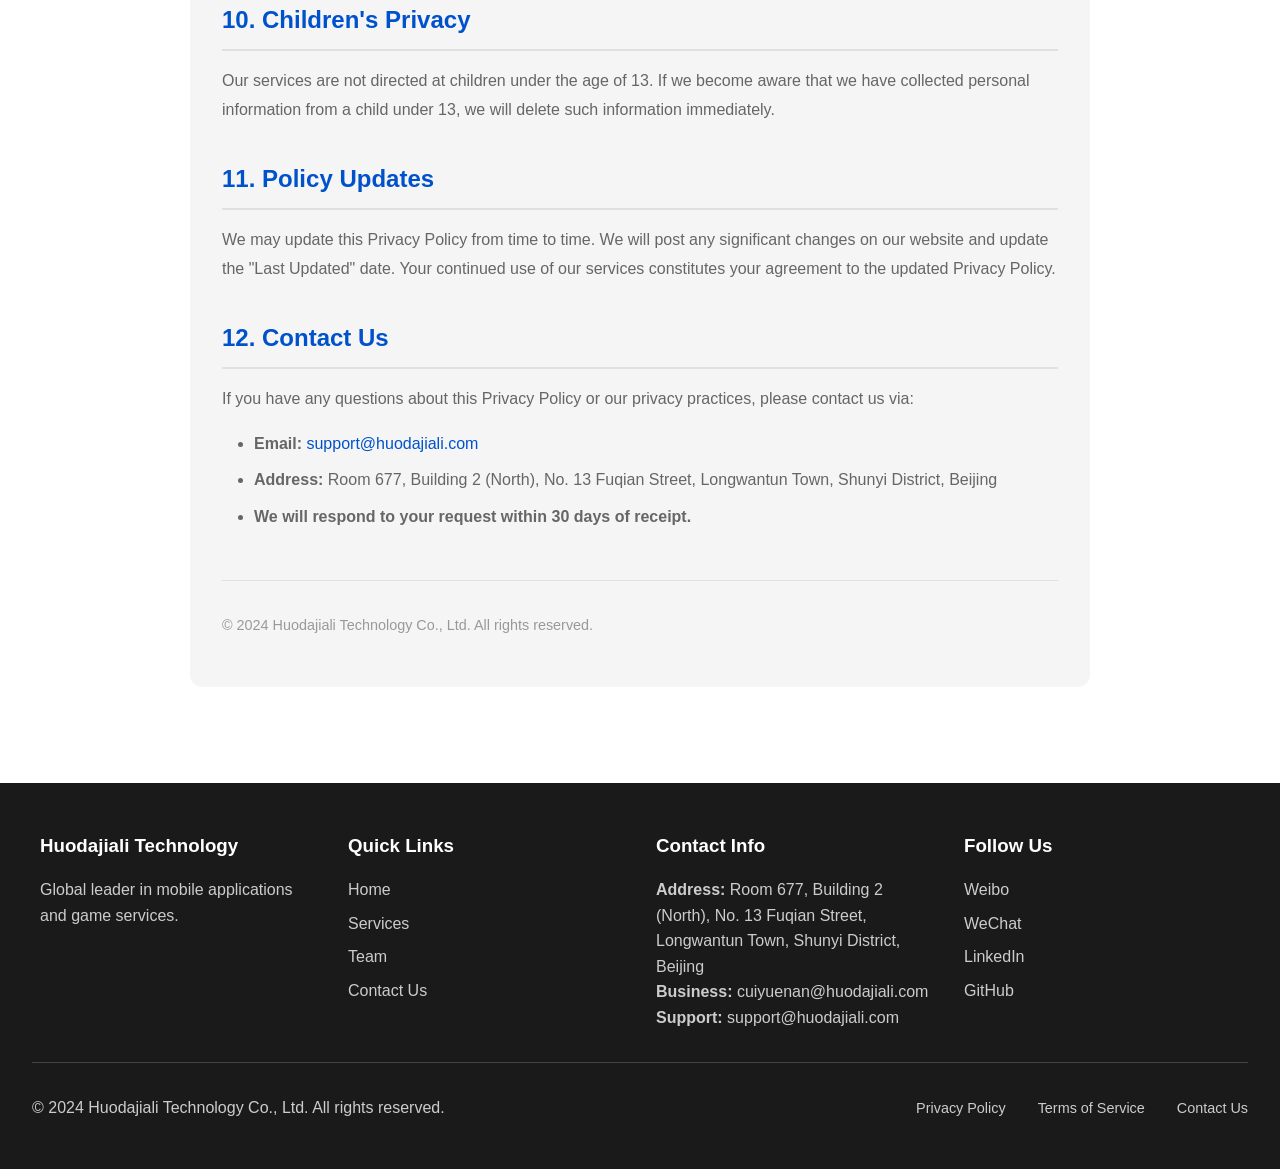
<file: pages/privacy.html>
<!DOCTYPE html>
<html lang="en">
<head>
  <meta charset="UTF-8">
  <meta name="viewport" content="width=device-width, initial-scale=1.0">
  <meta name="description" content="Huodajiali Technology Privacy Policy">
  <title>Privacy Policy - Huodajiali Technology</title>
  <link rel="stylesheet" href="../css/style.css">
  <style>
    .policy-content {
      max-width: 900px;
      margin: 0 auto;
      background-color: var(--light-color);
      padding: 2rem;
      border-radius: 12px;
      line-height: 1.8;
    }

    .policy-content h2 {
      color: var(--primary-color);
      margin-top: 2rem;
      margin-bottom: 1rem;
      font-size: 1.5rem;
      border-bottom: 2px solid var(--border-color);
      padding-bottom: 0.5rem;
    }

    .policy-content h3 {
      color: var(--dark-color);
      margin-top: 1.5rem;
      margin-bottom: 0.5rem;
      font-size: 1.1rem;
    }

    .policy-content p {
      color: #666;
      margin-bottom: 1rem;
    }

    .policy-content ul {
      color: #666;
      margin-left: 2rem;
      margin-bottom: 1rem;
    }

    .policy-content ul li {
      margin-bottom: 0.5rem;
    }
  </style>
</head>
<body>
  <!-- Header & Navigation -->
  <header>
    <nav>
      <a href="../index.html" class="logo">
        <div class="logo-icon">H</div>
        <span>Huodajiali</span>
      </a>
      <ul class="nav-links">
        <li><a href="../index.html" data-i18n="nav.home">Home</a></li>
        <li><a href="services.html" data-i18n="nav.services">Services</a></li>
        <li><a href="team.html" data-i18n="nav.team">Team</a></li>
        <li><a href="contact.html" data-i18n="nav.contact">Contact Us</a></li>
      </ul>
      <a href="contact.html" class="contact-btn" data-i18n="nav.cooperation">Business Cooperation</a>
    </nav>
  </header>

  <!-- Hero Section -->
  <section class="hero">
    <div class="hero-content">
      <h1>Privacy Policy</h1>
      <p class="subtitle">
        Protecting your privacy is our primary responsibility
      </p>
    </div>
  </section>

  <!-- Policy Content -->
  <section>
    <div class="policy-content">
      <p><strong>Last Updated: March 2024</strong></p>

      <h2>1. Introduction</h2>
      <p>
        Huodajiali Technology Co., Ltd. (hereinafter referred to as "the Company", "we" or "us") is committed to protecting user privacy.
        This Privacy Policy explains how we collect, use, disclose, and otherwise process personal information.
      </p>

      <h2>2. Information We Collect</h2>
      <h3>2.1 Information You Provide Directly</h3>
      <ul>
        <li>Contact information (such as name, email address, phone number, company name)</li>
        <li>Information submitted via forms or surveys on our website or applications</li>
        <li>Information from communications with our customer service team</li>
        <li>Business information related to partnerships and projects</li>
      </ul>

      <h3>2.2 Information We Collect Automatically</h3>
      <ul>
        <li>Device information (such as IP address, browser type, operating system)</li>
        <li>Website usage data (such as pages visited, time spent, click behavior)</li>
        <li>Information from cookies and similar tracking technologies</li>
      </ul>

      <h3>2.3 Information from Third Parties</h3>
      <p>
        We may receive information from third-party sources (such as referral sources and analytics providers) to supplement data we collect directly from you.
      </p>

      <h2>3. How We Use Your Information</h2>
      <p>We use the information we collect for the following purposes:</p>
      <ul>
        <li>To provide, maintain, and improve our services</li>
        <li>To respond to your inquiries and requests</li>
        <li>To send marketing communications (only with your consent)</li>
        <li>To perform data analytics to improve our website and applications</li>
        <li>To comply with legal obligations and enforce our terms</li>
        <li>To prevent fraud and ensure network security</li>
        <li>To contact you regarding project progress and service updates</li>
      </ul>

      <h2>4. How We Protect Your Information</h2>
      <p>
        We implement appropriate technical and organizational measures to protect your personal information from unauthorized access, modification, disclosure, or destruction.
        These measures include:
      </p>
      <ul>
        <li>Using secure servers and encryption technology to transmit data</li>
        <li>Restricting employee access to personal information</li>
        <li>Regularly updating our security systems</li>
        <li>Conducting periodic security audits</li>
      </ul>

      <h2>5. Data Retention</h2>
      <p>
        We retain your personal information only as long as necessary to fulfill the purposes for which it was collected or to comply with legal obligations.
        Retention periods depend on the nature of the information and the purpose for which it is used.
      </p>

      <h2>6. Information Sharing</h2>
      <p>
        We do not share your personal information with third parties except in the following circumstances:
      </p>
      <ul>
        <li>With your explicit consent</li>
        <li>With service providers necessary to deliver our services</li>
        <li>When required by law or government request</li>
        <li>To protect the rights, privacy, or safety of ourselves or others</li>
        <li>In connection with a corporate merger or asset sale</li>
      </ul>

      <h2>7. Cookies and Tracking Technologies</h2>
      <p>
        We use cookies and similar tracking technologies to enhance user experience. You can control cookie usage through your browser settings.
        Please note that disabling cookies may affect certain features of our website.
      </p>

      <h2>8. Third-Party Links</h2>
      <p>
        Our website may contain links to third-party websites. We are not responsible for the privacy practices of those sites.
        Please review the privacy policies of any third-party websites before visiting them.
      </p>

      <h2>9. Your Rights</h2>
      <p>You have the right to:</p>
      <ul>
        <li>Obtain a copy of the personal information we hold about you</li>
        <li>Correct inaccurate personal information</li>
        <li>Request deletion of your personal information in certain circumstances</li>
        <li>Restrict our processing of your personal information</li>
        <li>Object to or opt out of marketing communications</li>
      </ul>

      <h2>10. Children's Privacy</h2>
      <p>
        Our services are not directed at children under the age of 13.
        If we become aware that we have collected personal information from a child under 13, we will delete such information immediately.
      </p>

      <h2>11. Policy Updates</h2>
      <p>
        We may update this Privacy Policy from time to time. We will post any significant changes on our website and update the "Last Updated" date.
        Your continued use of our services constitutes your agreement to the updated Privacy Policy.
      </p>

      <h2>12. Contact Us</h2>
      <p>
        If you have any questions about this Privacy Policy or our privacy practices, please contact us via:
      </p>
      <ul>
        <li><strong>Email:</strong> <a href="mailto:support@huodajiali.com" style="color: var(--primary-color); text-decoration: none;">support@huodajiali.com</a></li>
        <li><strong>Address:</strong> Room 677, Building 2 (North), No. 13 Fuqian Street, Longwantun Town, Shunyi District, Beijing</li>
        <li><strong>We will respond to your request within 30 days of receipt.</strong></li>
      </ul>

      <p style="margin-top: 3rem; padding-top: 2rem; border-top: 1px solid var(--border-color); color: #999; font-size: 0.9rem;">
        &copy; 2024 Huodajiali Technology Co., Ltd. All rights reserved.
      </p>
    </div>
  </section>

  <!-- Footer -->
  <footer>
    <div class="footer-content">
      <div class="footer-section">
        <h3>Huodajiali Technology</h3>
        <p>Global leader in mobile applications and game services.</p>
      </div>
      <div class="footer-section">
        <h3>Quick Links</h3>
        <ul>
          <li><a href="../index.html">Home</a></li>
          <li><a href="services.html">Services</a></li>
          <li><a href="team.html">Team</a></li>
          <li><a href="contact.html">Contact Us</a></li>
        </ul>
      </div>
      <div class="footer-section">
        <h3>Contact Info</h3>
        <ul>
          <li><strong>Address:</strong> Room 677, Building 2 (North), No. 13 Fuqian Street, Longwantun Town, Shunyi District, Beijing</li>
          <li><strong>Business:</strong> cuiyuenan@huodajiali.com</li>
          <li><strong>Support:</strong> support@huodajiali.com</li>
        </ul>
      </div>
      <div class="footer-section">
        <h3>Follow Us</h3>
        <ul>
          <li><a href="#">Weibo</a></li>
          <li><a href="#">WeChat</a></li>
          <li><a href="#">LinkedIn</a></li>
          <li><a href="#">GitHub</a></li>
        </ul>
      </div>
    </div>

    <div class="footer-bottom">
      <p>&copy; 2024 Huodajiali Technology Co., Ltd. All rights reserved.</p>
      <div class="footer-links">
        <a href="privacy.html">Privacy Policy</a>
        <a href="terms.html">Terms of Service</a>
        <a href="contact.html">Contact Us</a>
      </div>
    </div>
  </footer>

  <script src="../js/lang/en.js"></script>
  <script src="../js/i18n.js"></script>
  <script src="../js/script.js"></script>
</body>
</html>
</file>
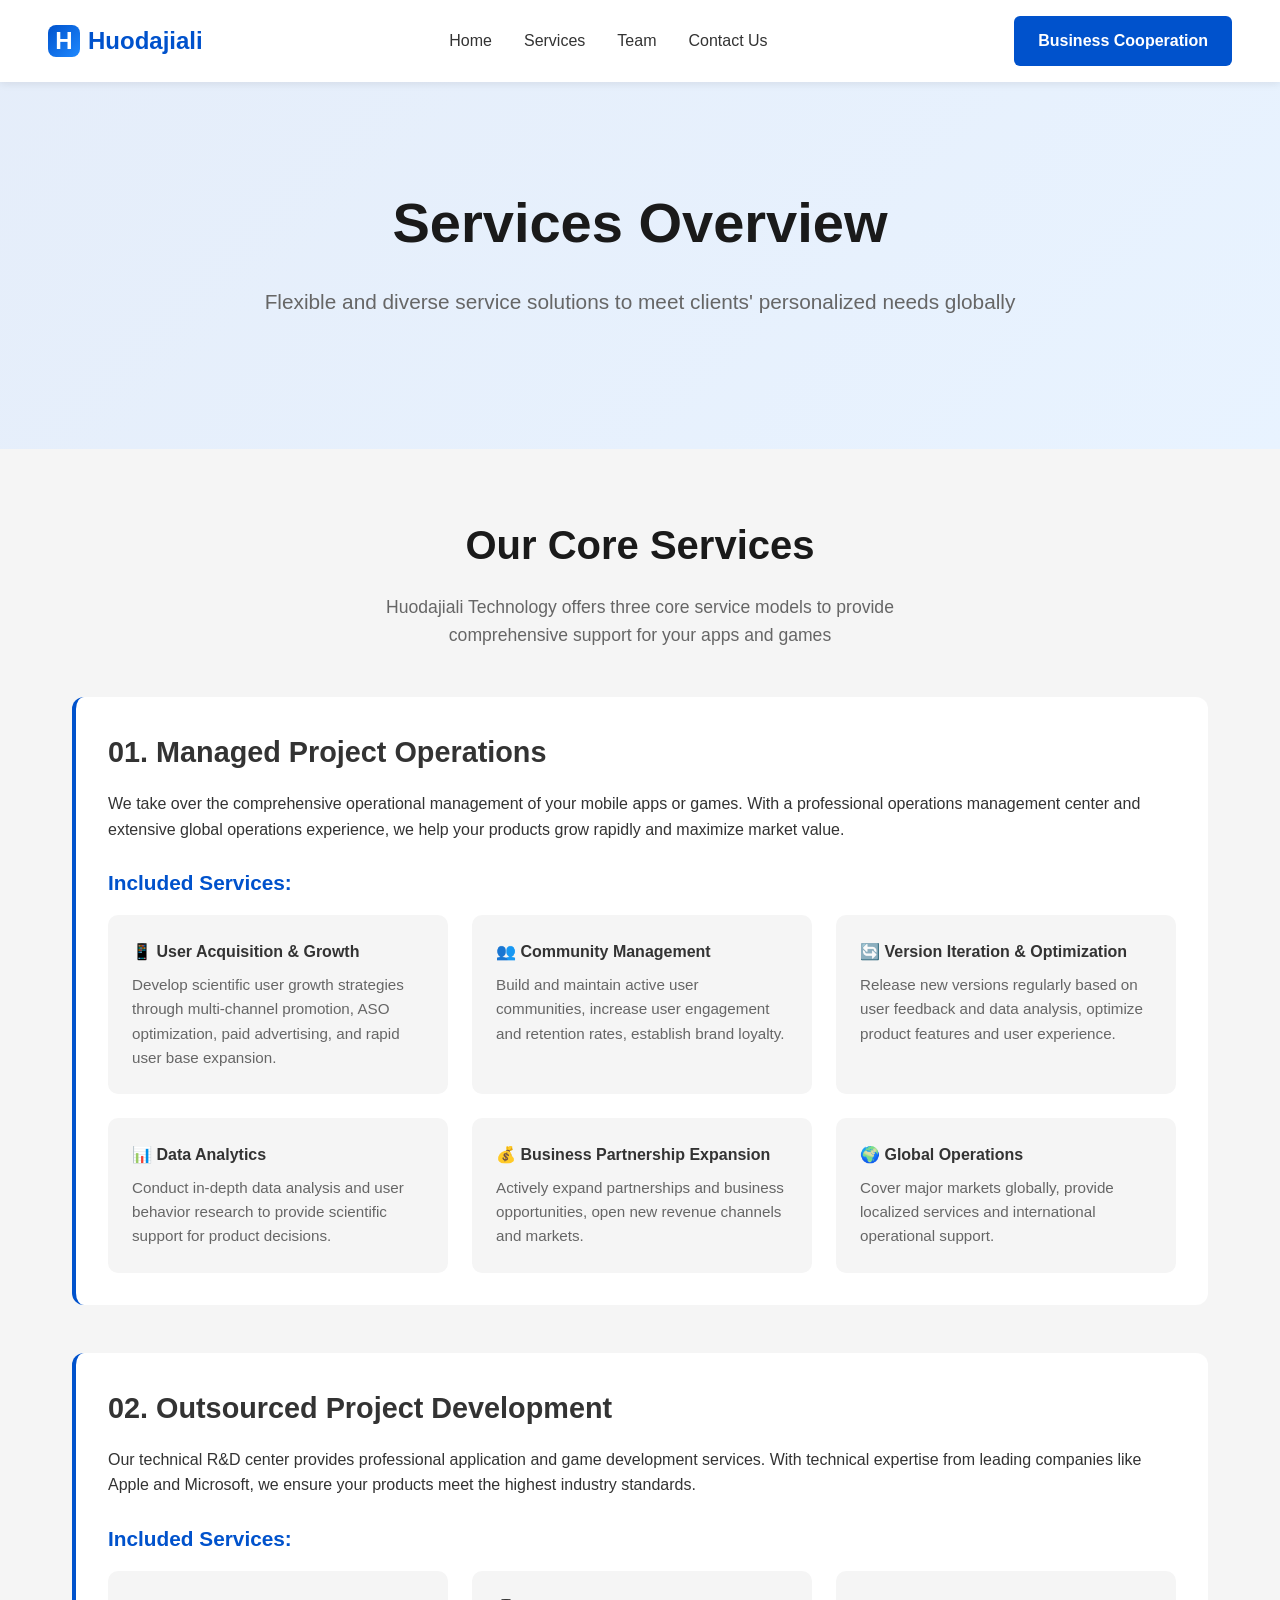
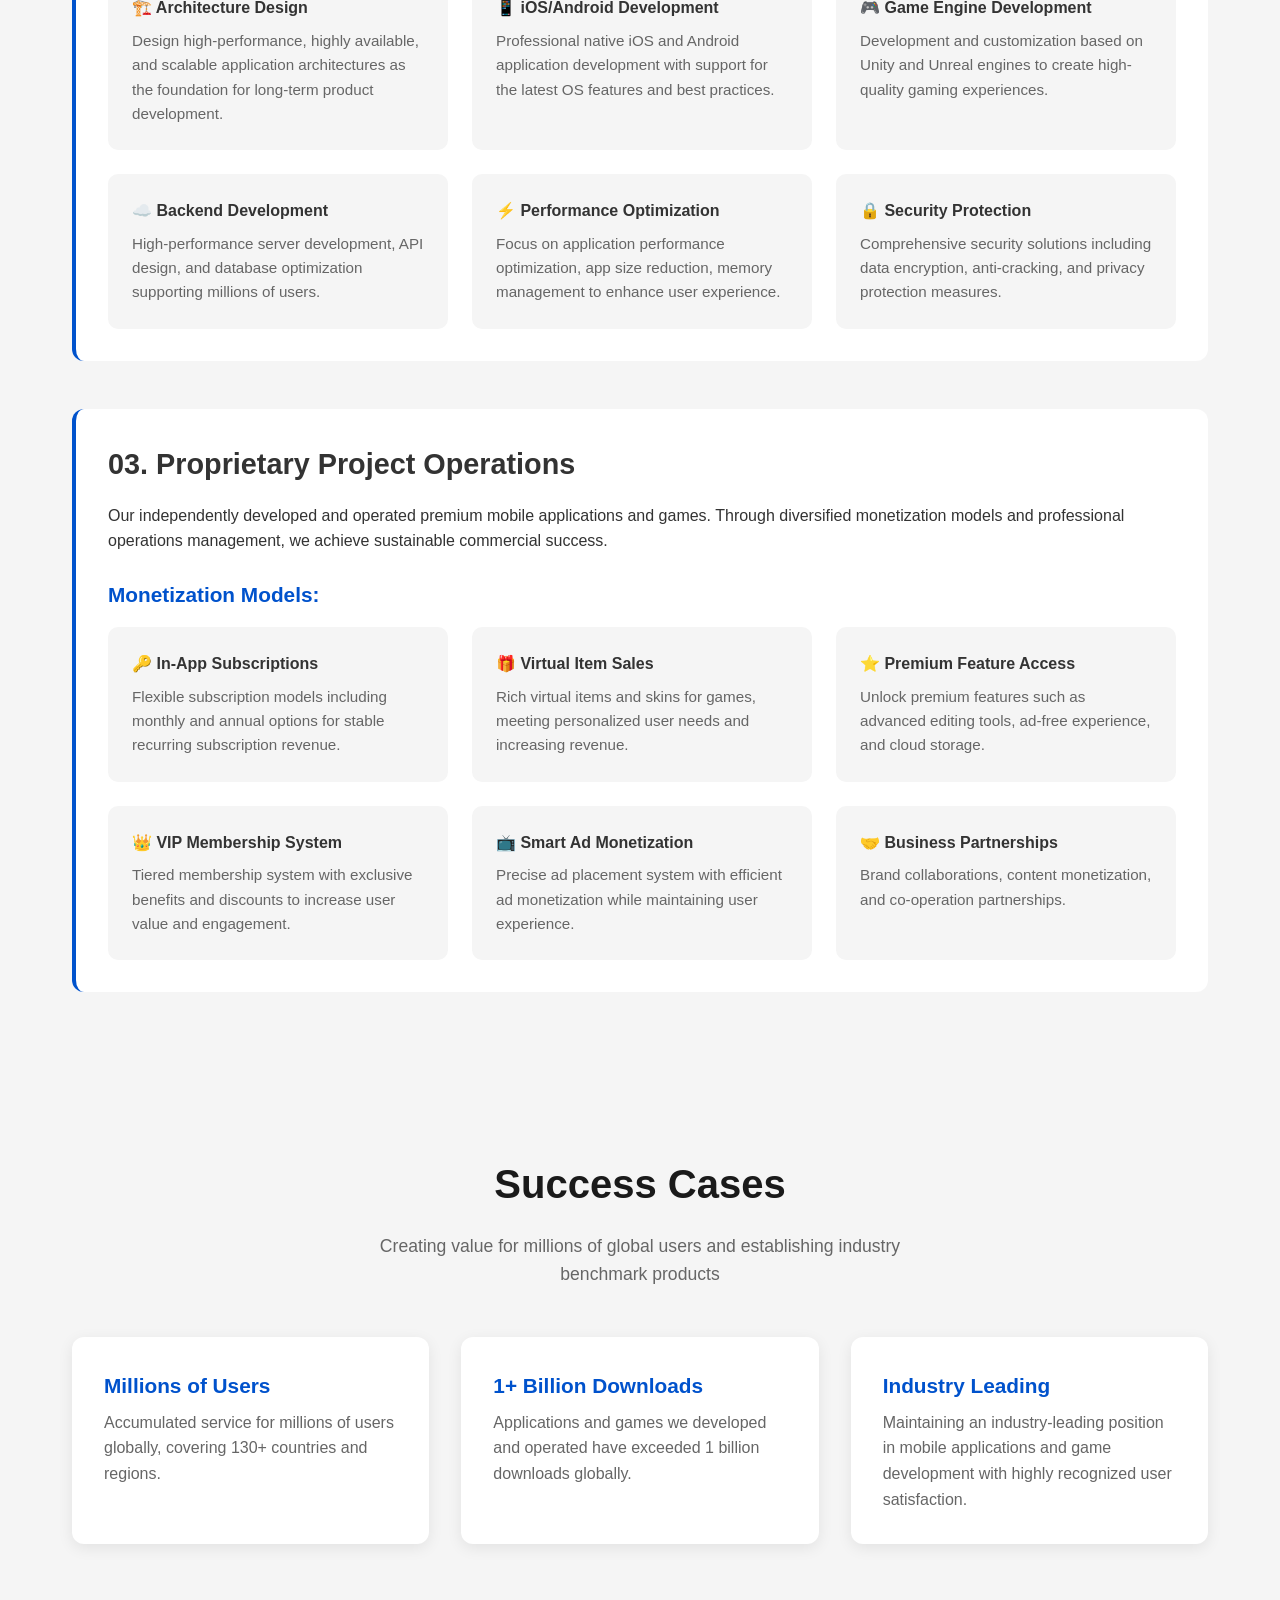
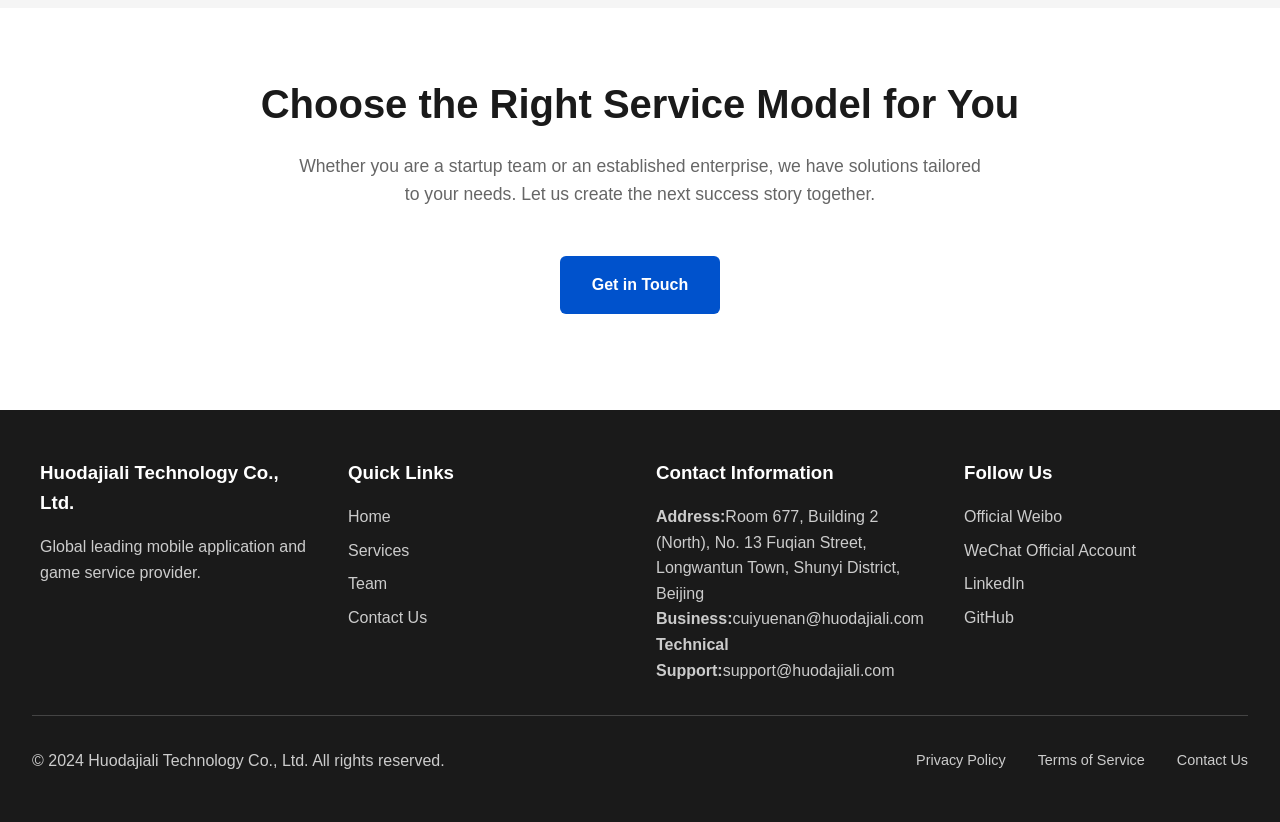
<file: pages/services.html>
<!DOCTYPE html>
<html lang="en">
<head>
  <meta charset="UTF-8">
  <meta name="viewport" content="width=device-width, initial-scale=1.0">
  <meta name="description" content="Huodajiali Technology Services">
  <title>Services - Huodajiali Technology</title>
  <link rel="stylesheet" href="../css/style.css">
</head>
<body>
  <!-- Header & Navigation -->
  <header>
    <nav>
      <a href="../index.html" class="logo">
        <div class="logo-icon">H</div>
        <span>Huodajiali</span>
      </a>
      <ul class="nav-links">
        <li><a href="../index.html" data-i18n="nav.home">Home</a></li>
        <li><a href="services.html" data-i18n="nav.services">Services</a></li>
        <li><a href="team.html" data-i18n="nav.team">Team</a></li>
        <li><a href="contact.html" data-i18n="nav.contact">Contact Us</a></li>
      </ul>
      <a href="contact.html" class="contact-btn" data-i18n="nav.cooperation">Business Cooperation</a>
    </nav>
  </header>

  <!-- Hero Section -->
  <section class="hero">
    <div class="hero-content">
      <h1>Services Overview</h1>
      <p class="subtitle">
        Flexible and diverse service solutions to meet clients' personalized needs globally
      </p>
    </div>
  </section>

  <!-- Services Section -->
  <section class="services">
    <div class="container">
      <h2 class="section-title">Our Core Services</h2>
      <p class="section-subtitle">
        Huodajiali Technology offers three core service models to provide comprehensive support for your apps and games
      </p>

      <div style="margin-top: 3rem;">
        <!-- Service 1 -->
        <div class="service-item" style="margin-top: 2rem;">
          <h2 style="font-size: 1.8rem; margin-bottom: 1rem;">01. Managed Project Operations</h2>
          <p style="margin-bottom: 1.5rem;">
            We take over the comprehensive operational management of your mobile apps or games. With a professional operations management center and extensive global operations experience,
            we help your products grow rapidly and maximize market value.
          </p>
          
          <h3 style="margin-top: 1.5rem; margin-bottom: 1rem; color: #0052CC;">Included Services:</h3>
          <div style="display: grid; grid-template-columns: repeat(auto-fit, minmax(250px, 1fr)); gap: 1.5rem; margin-top: 1rem;">
            <div style="padding: 1.5rem; background-color: #f5f5f5; border-radius: 10px;">
              <h4 style="margin-bottom: 0.5rem;">📱 User Acquisition & Growth</h4>
              <p style="font-size: 0.95rem; color: #666;">
                Develop scientific user growth strategies through multi-channel promotion, ASO optimization, paid advertising, and rapid user base expansion.
              </p>
            </div>
            <div style="padding: 1.5rem; background-color: #f5f5f5; border-radius: 10px;">
              <h4 style="margin-bottom: 0.5rem;">👥 Community Management</h4>
              <p style="font-size: 0.95rem; color: #666;">
                Build and maintain active user communities, increase user engagement and retention rates, establish brand loyalty.
              </p>
            </div>
            <div style="padding: 1.5rem; background-color: #f5f5f5; border-radius: 10px;">
              <h4 style="margin-bottom: 0.5rem;">🔄 Version Iteration & Optimization</h4>
              <p style="font-size: 0.95rem; color: #666;">
                Release new versions regularly based on user feedback and data analysis, optimize product features and user experience.
              </p>
            </div>
            <div style="padding: 1.5rem; background-color: #f5f5f5; border-radius: 10px;">
              <h4 style="margin-bottom: 0.5rem;">📊 Data Analytics</h4>
              <p style="font-size: 0.95rem; color: #666;">
                Conduct in-depth data analysis and user behavior research to provide scientific support for product decisions.
              </p>
            </div>
            <div style="padding: 1.5rem; background-color: #f5f5f5; border-radius: 10px;">
              <h4 style="margin-bottom: 0.5rem;">💰 Business Partnership Expansion</h4>
              <p style="font-size: 0.95rem; color: #666;">
                Actively expand partnerships and business opportunities, open new revenue channels and markets.
              </p>
            </div>
            <div style="padding: 1.5rem; background-color: #f5f5f5; border-radius: 10px;">
              <h4 style="margin-bottom: 0.5rem;">🌍 Global Operations</h4>
              <p style="font-size: 0.95rem; color: #666;">
                Cover major markets globally, provide localized services and international operational support.
              </p>
            </div>
          </div>
        </div>

        <!-- Service 2 -->
        <div class="service-item" style="margin-top: 3rem;">
          <h2 style="font-size: 1.8rem; margin-bottom: 1rem;">02. Outsourced Project Development</h2>
          <p style="margin-bottom: 1.5rem;">
            Our technical R&D center provides professional application and game development services. With technical expertise from leading companies like Apple and Microsoft,
            we ensure your products meet the highest industry standards.
          </p>
          
          <h3 style="margin-top: 1.5rem; margin-bottom: 1rem; color: #0052CC;">Included Services:</h3>
          <div style="display: grid; grid-template-columns: repeat(auto-fit, minmax(250px, 1fr)); gap: 1.5rem; margin-top: 1rem;">
            <div style="padding: 1.5rem; background-color: #f5f5f5; border-radius: 10px;">
              <h4 style="margin-bottom: 0.5rem;">🏗️ Architecture Design</h4>
              <p style="font-size: 0.95rem; color: #666;">
                Design high-performance, highly available, and scalable application architectures as the foundation for long-term product development.
              </p>
            </div>
            <div style="padding: 1.5rem; background-color: #f5f5f5; border-radius: 10px;">
              <h4 style="margin-bottom: 0.5rem;">📱 iOS/Android Development</h4>
              <p style="font-size: 0.95rem; color: #666;">
                Professional native iOS and Android application development with support for the latest OS features and best practices.
              </p>
            </div>
            <div style="padding: 1.5rem; background-color: #f5f5f5; border-radius: 10px;">
              <h4 style="margin-bottom: 0.5rem;">🎮 Game Engine Development</h4>
              <p style="font-size: 0.95rem; color: #666;">
                Development and customization based on Unity and Unreal engines to create high-quality gaming experiences.
              </p>
            </div>
            <div style="padding: 1.5rem; background-color: #f5f5f5; border-radius: 10px;">
              <h4 style="margin-bottom: 0.5rem;">☁️ Backend Development</h4>
              <p style="font-size: 0.95rem; color: #666;">
                High-performance server development, API design, and database optimization supporting millions of users.
              </p>
            </div>
            <div style="padding: 1.5rem; background-color: #f5f5f5; border-radius: 10px;">
              <h4 style="margin-bottom: 0.5rem;">⚡ Performance Optimization</h4>
              <p style="font-size: 0.95rem; color: #666;">
                Focus on application performance optimization, app size reduction, memory management to enhance user experience.
              </p>
            </div>
            <div style="padding: 1.5rem; background-color: #f5f5f5; border-radius: 10px;">
              <h4 style="margin-bottom: 0.5rem;">🔒 Security Protection</h4>
              <p style="font-size: 0.95rem; color: #666;">
                Comprehensive security solutions including data encryption, anti-cracking, and privacy protection measures.
              </p>
            </div>
          </div>
        </div>

        <!-- Service 3 -->
        <div class="service-item" style="margin-top: 3rem;">
          <h2 style="font-size: 1.8rem; margin-bottom: 1rem;">03. Proprietary Project Operations</h2>
          <p style="margin-bottom: 1.5rem;">
            Our independently developed and operated premium mobile applications and games. Through diversified monetization models and professional operations management,
            we achieve sustainable commercial success.
          </p>
          
          <h3 style="margin-top: 1.5rem; margin-bottom: 1rem; color: #0052CC;">Monetization Models:</h3>
          <div style="display: grid; grid-template-columns: repeat(auto-fit, minmax(250px, 1fr)); gap: 1.5rem; margin-top: 1rem;">
            <div style="padding: 1.5rem; background-color: #f5f5f5; border-radius: 10px;">
              <h4 style="margin-bottom: 0.5rem;">🔑 In-App Subscriptions</h4>
              <p style="font-size: 0.95rem; color: #666;">
                Flexible subscription models including monthly and annual options for stable recurring subscription revenue.
              </p>
            </div>
            <div style="padding: 1.5rem; background-color: #f5f5f5; border-radius: 10px;">
              <h4 style="margin-bottom: 0.5rem;">🎁 Virtual Item Sales</h4>
              <p style="font-size: 0.95rem; color: #666;">
                Rich virtual items and skins for games, meeting personalized user needs and increasing revenue.
              </p>
            </div>
            <div style="padding: 1.5rem; background-color: #f5f5f5; border-radius: 10px;">
              <h4 style="margin-bottom: 0.5rem;">⭐ Premium Feature Access</h4>
              <p style="font-size: 0.95rem; color: #666;">
                Unlock premium features such as advanced editing tools, ad-free experience, and cloud storage.
              </p>
            </div>
            <div style="padding: 1.5rem; background-color: #f5f5f5; border-radius: 10px;">
              <h4 style="margin-bottom: 0.5rem;">👑 VIP Membership System</h4>
              <p style="font-size: 0.95rem; color: #666;">
                Tiered membership system with exclusive benefits and discounts to increase user value and engagement.
              </p>
            </div>
            <div style="padding: 1.5rem; background-color: #f5f5f5; border-radius: 10px;">
              <h4 style="margin-bottom: 0.5rem;">📺 Smart Ad Monetization</h4>
              <p style="font-size: 0.95rem; color: #666;">
                Precise ad placement system with efficient ad monetization while maintaining user experience.
              </p>
            </div>
            <div style="padding: 1.5rem; background-color: #f5f5f5; border-radius: 10px;">
              <h4 style="margin-bottom: 0.5rem;">🤝 Business Partnerships</h4>
              <p style="font-size: 0.95rem; color: #666;">
                Brand collaborations, content monetization, and co-operation partnerships.
              </p>
            </div>
          </div>
        </div>
      </div>
    </div>
  </section>

  <!-- Success Cases -->
  <section style="background-color: #f5f5f5;">
    <div class="container">
      <h2 class="section-title">Success Cases</h2>
      <p class="section-subtitle">
        Creating value for millions of global users and establishing industry benchmark products
      </p>
      
      <div style="display: grid; grid-template-columns: repeat(auto-fit, minmax(250px, 1fr)); gap: 2rem; margin-top: 3rem;">
        <div style="padding: 2rem; background-color: white; border-radius: 12px; box-shadow: 0 4px 15px rgba(0, 0, 0, 0.08);">
          <h3 style="color: #0052CC; font-size: 1.3rem; margin-bottom: 0.5rem;">Millions of Users</h3>
          <p style="color: #666; font-size: 1rem;">Accumulated service for millions of users globally, covering 130+ countries and regions.</p>
        </div>
        <div style="padding: 2rem; background-color: white; border-radius: 12px; box-shadow: 0 4px 15px rgba(0, 0, 0, 0.08);">
          <h3 style="color: #0052CC; font-size: 1.3rem; margin-bottom: 0.5rem;">1+ Billion Downloads</h3>
          <p style="color: #666; font-size: 1rem;">Applications and games we developed and operated have exceeded 1 billion downloads globally.</p>
        </div>
        <div style="padding: 2rem; background-color: white; border-radius: 12px; box-shadow: 0 4px 15px rgba(0, 0, 0, 0.08);">
          <h3 style="color: #0052CC; font-size: 1.3rem; margin-bottom: 0.5rem;">Industry Leading</h3>
          <p style="color: #666; font-size: 1rem;">Maintaining an industry-leading position in mobile applications and game development with highly recognized user satisfaction.</p>
        </div>
      </div>
    </div>
  </section>

  <!-- CTA -->
  <section>
    <div class="container" style="text-align: center;">
      <h2 class="section-title">Choose the Right Service Model for You</h2>
      <p class="section-subtitle" style="max-width: 700px;">
        Whether you are a startup team or an established enterprise, we have solutions tailored to your needs.
        Let us create the next success story together.
      </p>
      <div class="hero-buttons">
        <a href="contact.html" class="btn-primary">Get in Touch</a>
      </div>
    </div>
  </section>

  <!-- Footer -->
  <footer>
    <div class="footer-content">
      <div class="footer-section">
        <h3>Huodajiali Technology Co., Ltd.</h3>
        <p>Global leading mobile application and game service provider.</p>
      </div>
      <div class="footer-section">
        <h3>Quick Links</h3>
        <ul>
          <li><a href="../index.html">Home</a></li>
          <li><a href="services.html">Services</a></li>
          <li><a href="team.html">Team</a></li>
          <li><a href="contact.html">Contact Us</a></li>
        </ul>
      </div>
      <div class="footer-section">
        <h3>Contact Information</h3>
        <ul>
          <li><strong>Address:</strong>Room 677, Building 2 (North), No. 13 Fuqian Street, Longwantun Town, Shunyi District, Beijing</li>
          <li><strong>Business:</strong>cuiyuenan@huodajiali.com</li>
          <li><strong>Technical Support:</strong>support@huodajiali.com</li>
        </ul>
      </div>
      <div class="footer-section">
        <h3>Follow Us</h3>
        <ul>
          <li><a href="#">Official Weibo</a></li>
          <li><a href="#">WeChat Official Account</a></li>
          <li><a href="#">LinkedIn</a></li>
          <li><a href="#">GitHub</a></li>
        </ul>
      </div>
    </div>

    <div class="footer-bottom">
      <p>&copy; 2024 Huodajiali Technology Co., Ltd. All rights reserved.</p>
      <div class="footer-links">
        <a href="privacy.html">Privacy Policy</a>
        <a href="terms.html">Terms of Service</a>
        <a href="contact.html">Contact Us</a>
      </div>
    </div>
  </footer>

  <script src="../js/lang/en.js"></script>
  <script src="../js/i18n.js"></script>
  <script src="../js/script.js"></script>
</body>
</html>
</file>
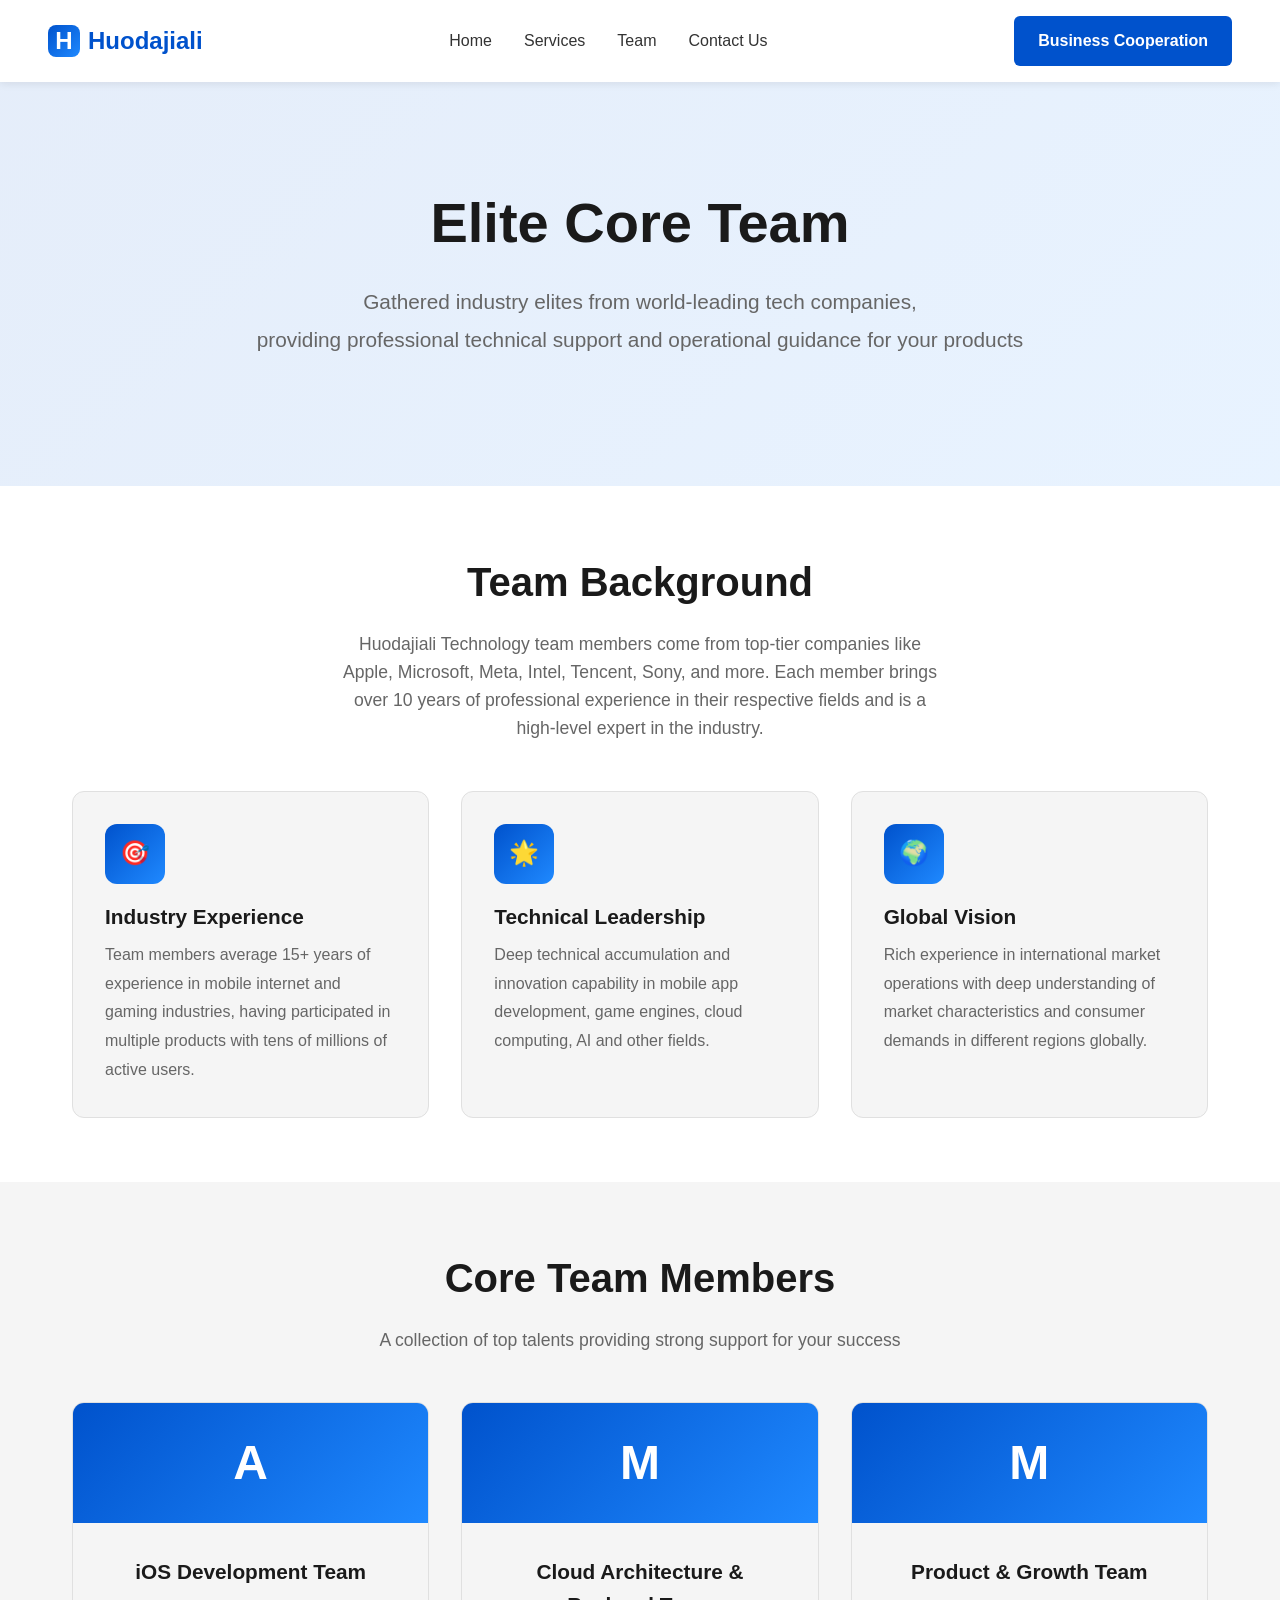
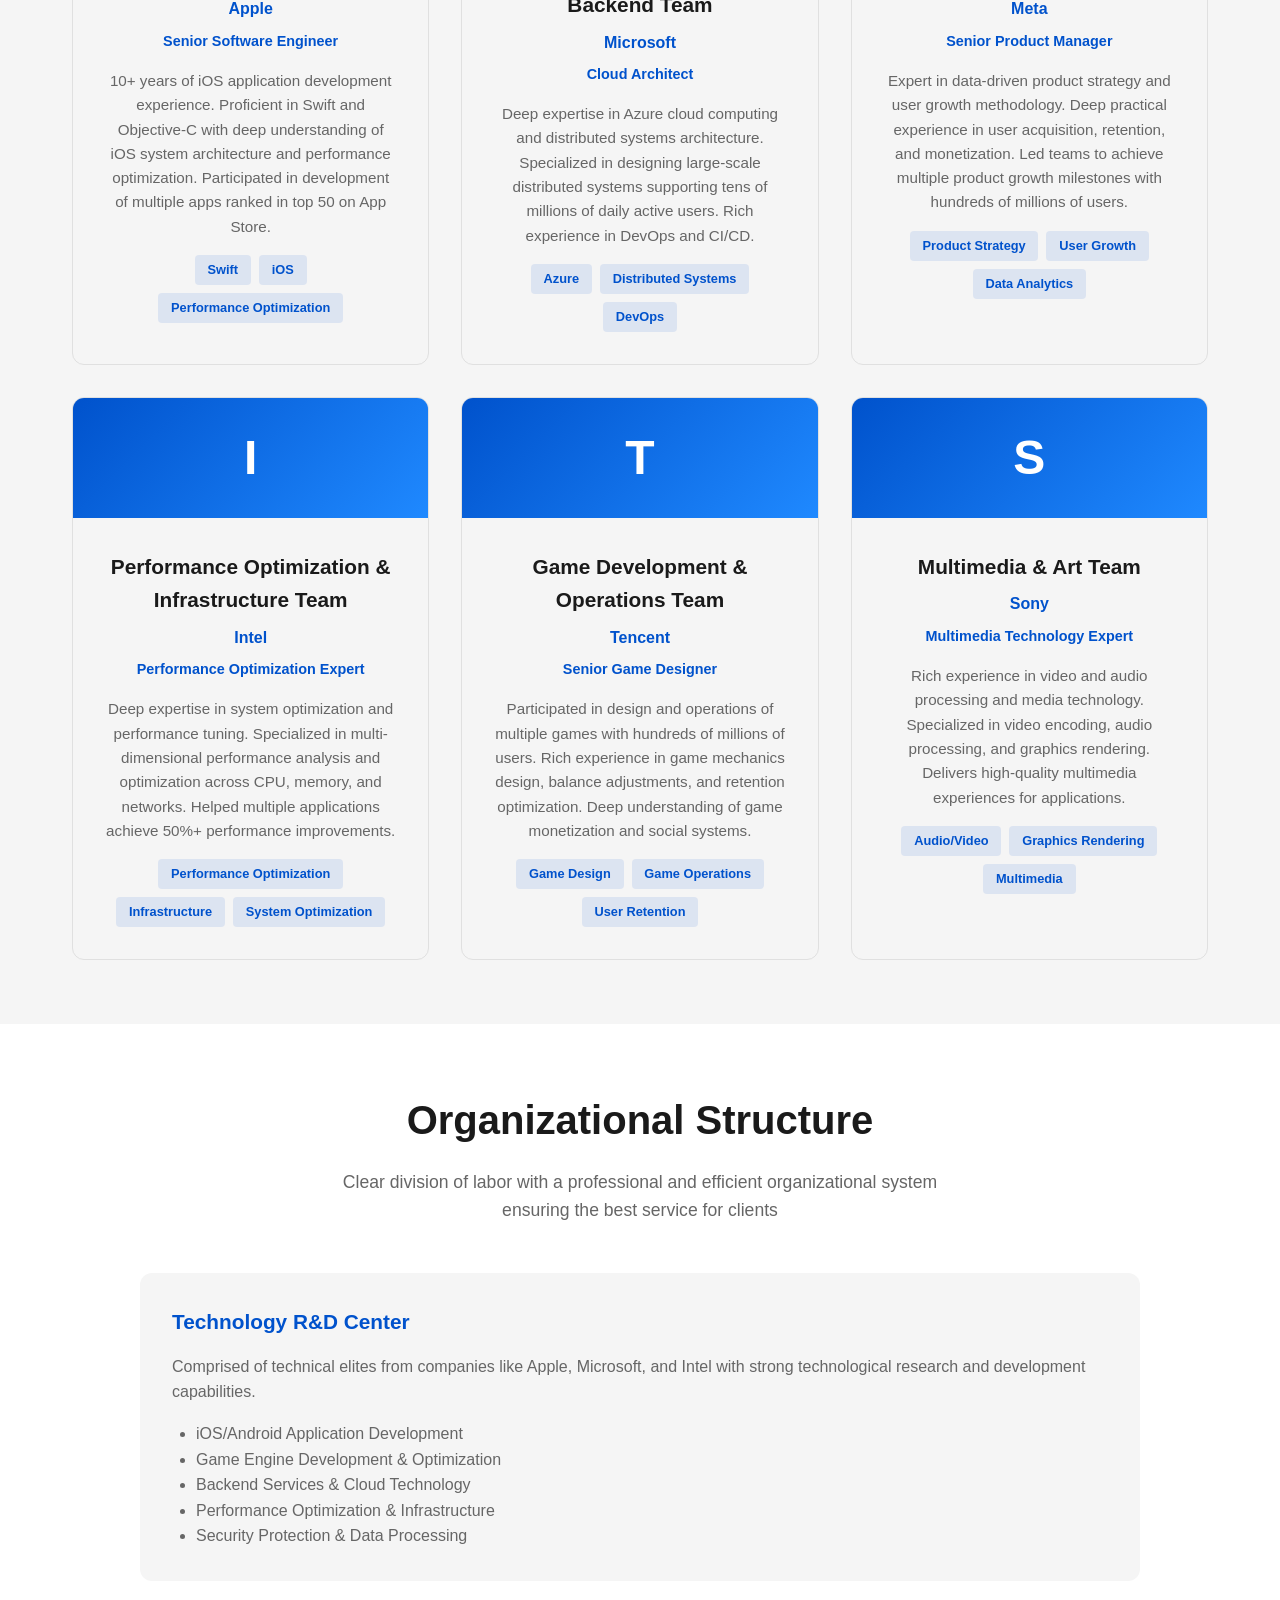
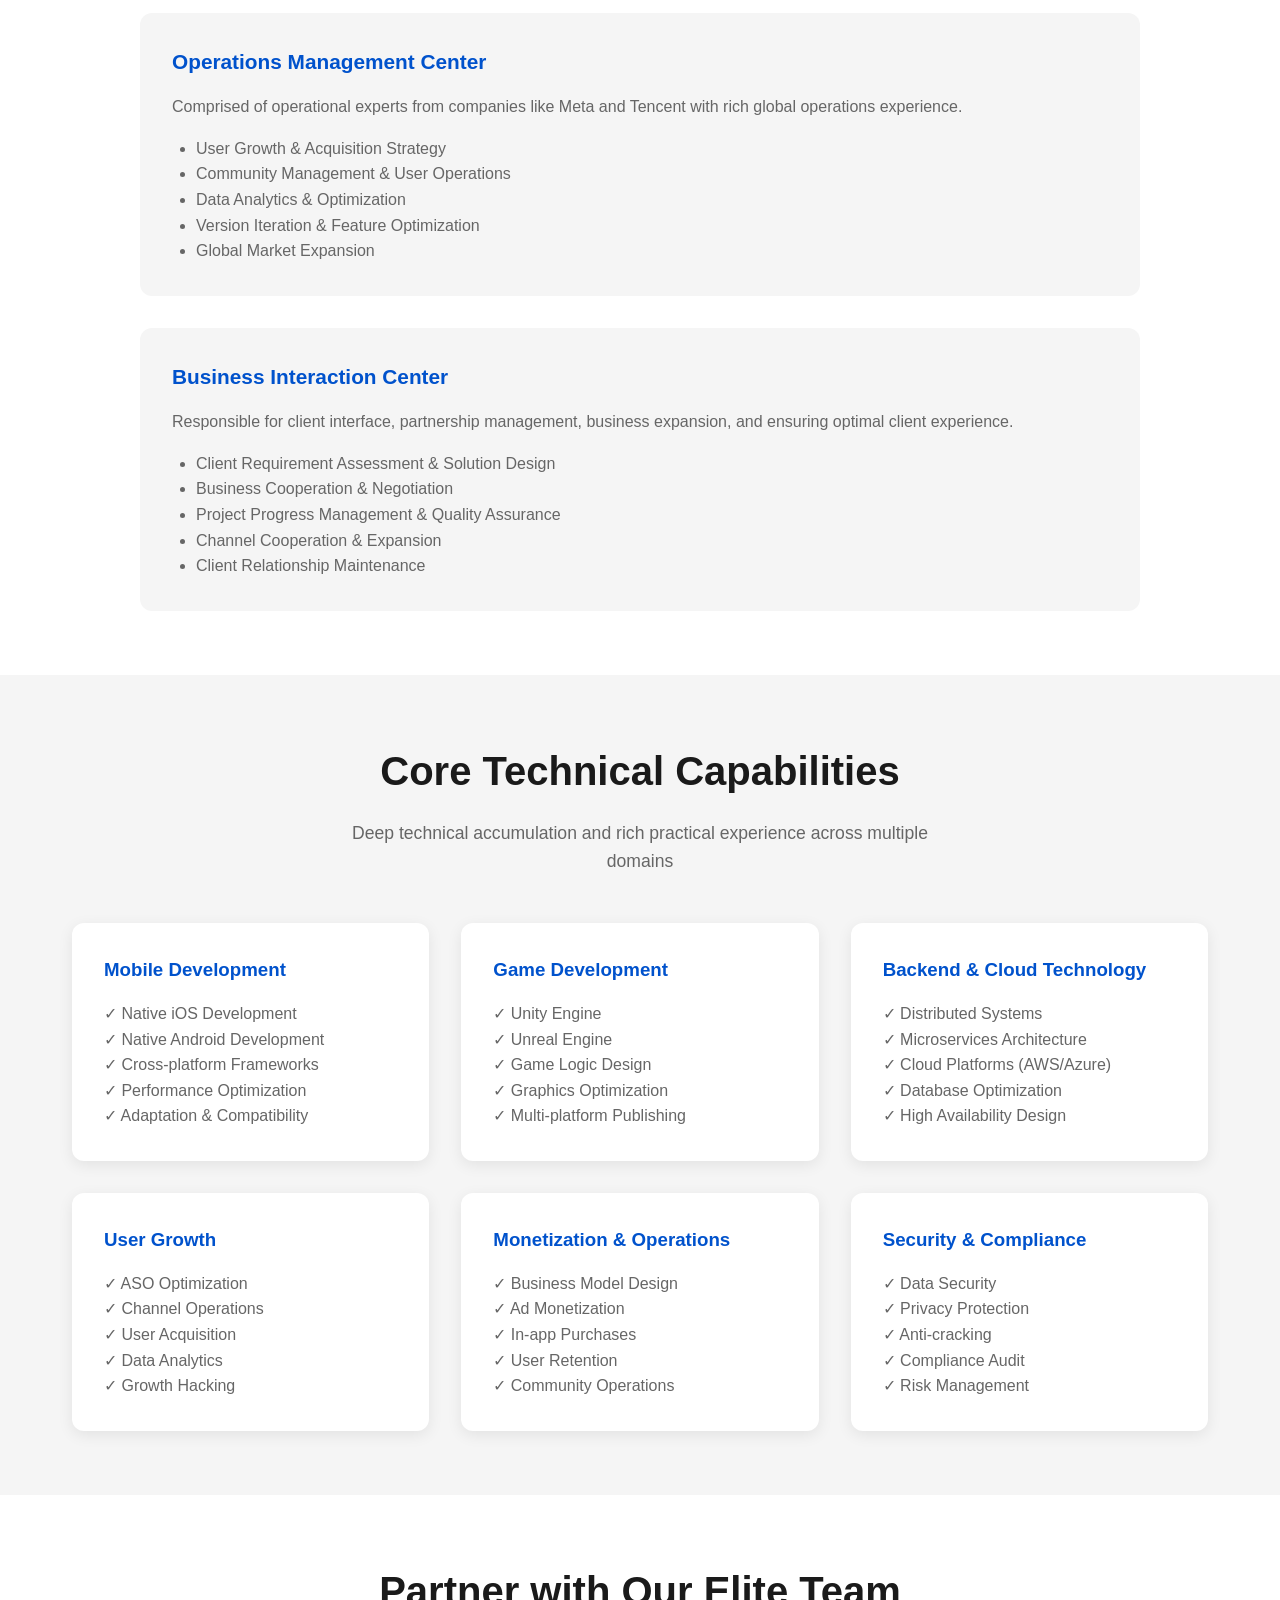
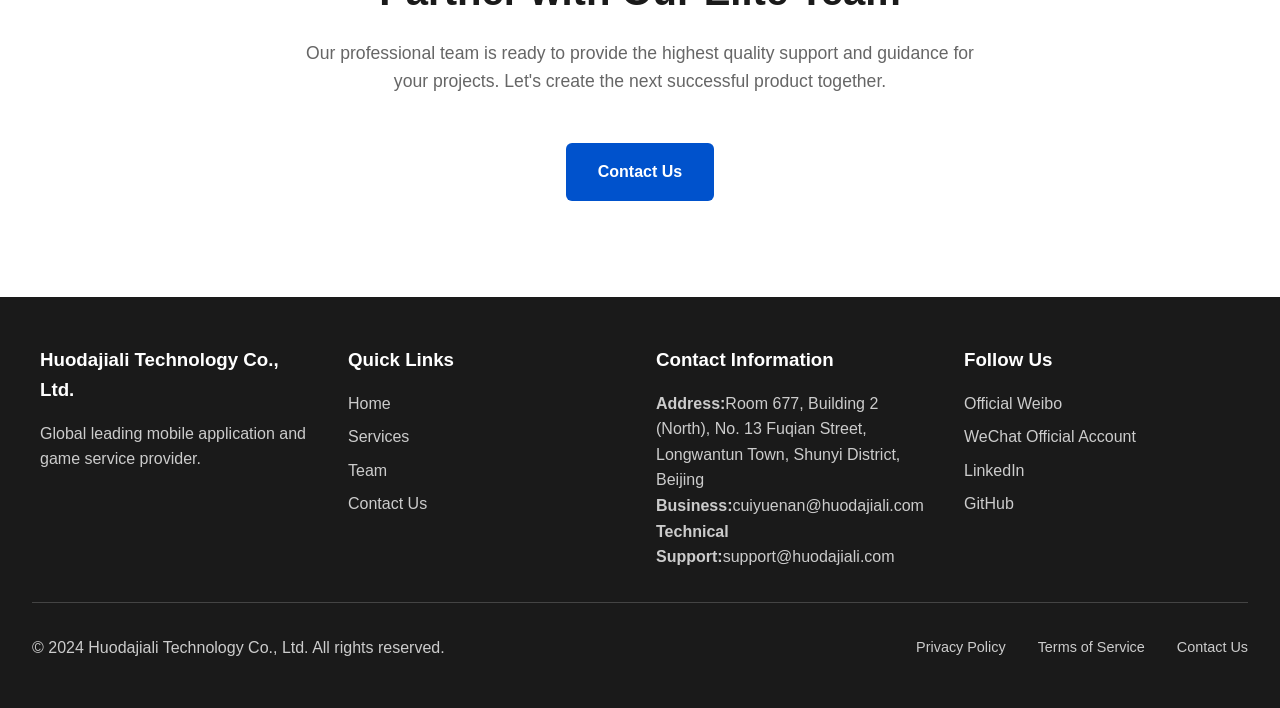
<file: pages/team.html>
<!DOCTYPE html>
<html lang="en">
<head>
  <meta charset="UTF-8">
  <meta name="viewport" content="width=device-width, initial-scale=1.0">
  <meta name="description" content="Huodajiali Technology Team">
  <title>Team - Huodajiali Technology</title>
  <link rel="stylesheet" href="../css/style.css">
  <style>
    .team-grid {
      display: grid;
      grid-template-columns: repeat(auto-fit, minmax(280px, 1fr));
      gap: 2rem;
      margin-top: 3rem;
    }

    .team-card {
      background-color: var(--light-color);
      border-radius: 12px;
      overflow: hidden;
      transition: all 0.3s ease;
      border: 1px solid var(--border-color);
    }

    .team-card:hover {
      transform: translateY(-8px);
      box-shadow: 0 12px 30px rgba(0, 0, 0, 0.1);
      background-color: white;
    }

    .team-card-header {
      width: 100%;
      height: 120px;
      background: linear-gradient(135deg, var(--primary-color), var(--secondary-color));
      display: flex;
      align-items: center;
      justify-content: center;
      color: white;
      font-size: 3rem;
      font-weight: bold;
    }

    .team-card-body {
      padding: 2rem;
      text-align: center;
    }

    .team-card h3 {
      font-size: 1.3rem;
      margin-bottom: 0.5rem;
      color: var(--dark-color);
    }

    .team-card .company {
      color: var(--primary-color);
      font-weight: 600;
      margin-bottom: 0.5rem;
    }

    .team-card .position {
      color: var(--primary-color);
      font-weight: 600;
      font-size: 0.9rem;
      margin-bottom: 1rem;
    }

    .team-card .experience {
      color: #666;
      font-size: 0.95rem;
      line-height: 1.6;
    }

    .expertise-tags {
      display: flex;
      flex-wrap: wrap;
      gap: 0.5rem;
      margin-top: 1rem;
      justify-content: center;
    }

    .expertise-tag {
      background-color: rgba(0, 82, 204, 0.1);
      color: var(--primary-color);
      padding: 0.3rem 0.8rem;
      border-radius: 4px;
      font-size: 0.8rem;
      font-weight: 600;
    }
  </style>
</head>
<body>
  <!-- Header & Navigation -->
  <header>
    <nav>
      <a href="../index.html" class="logo">
        <div class="logo-icon">H</div>
        <span>Huodajiali</span>
      </a>
      <ul class="nav-links">
        <li><a href="../index.html" data-i18n="nav.home">Home</a></li>
        <li><a href="services.html" data-i18n="nav.services">Services</a></li>
        <li><a href="team.html" data-i18n="nav.team">Team</a></li>
        <li><a href="contact.html" data-i18n="nav.contact">Contact Us</a></li>
      </ul>
      <a href="contact.html" class="contact-btn" data-i18n="nav.cooperation">Business Cooperation</a>
    </nav>
  </header>

  <!-- Hero Section -->
  <section class="hero">
    <div class="hero-content">
      <h1>Elite Core Team</h1>
      <p class="subtitle">
        Gathered industry elites from world-leading tech companies,<br>providing professional technical support and operational guidance for your products
      </p>
    </div>
  </section>

  <!-- Team Overview -->
  <section>
    <div class="container">
      <h2 class="section-title">Team Background</h2>
      <p class="section-subtitle">
        Huodajiali Technology team members come from top-tier companies like Apple, Microsoft, Meta, Intel, Tencent, Sony, and more.
        Each member brings over 10 years of professional experience in their respective fields and is a high-level expert in the industry.
      </p>

      <div class="features-grid" style="margin-top: 3rem;">
        <div class="feature-card">
          <div class="feature-icon">🎯</div>
          <h3>Industry Experience</h3>
          <p>Team members average 15+ years of experience in mobile internet and gaming industries, having participated in multiple products with tens of millions of active users.</p>
        </div>
        <div class="feature-card">
          <div class="feature-icon">🌟</div>
          <h3>Technical Leadership</h3>
          <p>Deep technical accumulation and innovation capability in mobile app development, game engines, cloud computing, AI and other fields.</p>
        </div>
        <div class="feature-card">
          <div class="feature-icon">🌍</div>
          <h3>Global Vision</h3>
          <p>Rich experience in international market operations with deep understanding of market characteristics and consumer demands in different regions globally.</p>
        </div>
      </div>
    </div>
  </section>

  <!-- Core Team Members -->
  <section style="background-color: var(--light-color);">
    <div class="container">
      <h2 class="section-title">Core Team Members</h2>
      <p class="section-subtitle">
        A collection of top talents providing strong support for your success
      </p>

      <div class="team-grid">
        <!-- Apple Team -->
        <div class="team-card">
          <div class="team-card-header">A</div>
          <div class="team-card-body">
            <h3>iOS Development Team</h3>
            <div class="company">Apple</div>
            <div class="position">Senior Software Engineer</div>
            <div class="experience">
              10+ years of iOS application development experience. Proficient in Swift and Objective-C with deep understanding of iOS system architecture and performance optimization. Participated in development of multiple apps ranked in top 50 on App Store.
            </div>
            <div class="expertise-tags">
              <span class="expertise-tag">Swift</span>
              <span class="expertise-tag">iOS</span>
              <span class="expertise-tag">Performance Optimization</span>
            </div>
          </div>
        </div>

        <!-- Microsoft Team -->
        <div class="team-card">
          <div class="team-card-header">M</div>
          <div class="team-card-body">
            <h3>Cloud Architecture & Backend Team</h3>
            <div class="company">Microsoft</div>
            <div class="position">Cloud Architect</div>
            <div class="experience">
              Deep expertise in Azure cloud computing and distributed systems architecture. Specialized in designing large-scale distributed systems supporting tens of millions of daily active users. Rich experience in DevOps and CI/CD.
            </div>
            <div class="expertise-tags">
              <span class="expertise-tag">Azure</span>
              <span class="expertise-tag">Distributed Systems</span>
              <span class="expertise-tag">DevOps</span>
            </div>
          </div>
        </div>

        <!-- Meta Team -->
        <div class="team-card">
          <div class="team-card-header">M</div>
          <div class="team-card-body">
            <h3>Product & Growth Team</h3>
            <div class="company">Meta</div>
            <div class="position">Senior Product Manager</div>
            <div class="experience">
              Expert in data-driven product strategy and user growth methodology. Deep practical experience in user acquisition, retention, and monetization. Led teams to achieve multiple product growth milestones with hundreds of millions of users.
            </div>
            <div class="expertise-tags">
              <span class="expertise-tag">Product Strategy</span>
              <span class="expertise-tag">User Growth</span>
              <span class="expertise-tag">Data Analytics</span>
            </div>
          </div>
        </div>

        <!-- Intel Team -->
        <div class="team-card">
          <div class="team-card-header">I</div>
          <div class="team-card-body">
            <h3>Performance Optimization & Infrastructure Team</h3>
            <div class="company">Intel</div>
            <div class="position">Performance Optimization Expert</div>
            <div class="experience">
              Deep expertise in system optimization and performance tuning. Specialized in multi-dimensional performance analysis and optimization across CPU, memory, and networks. Helped multiple applications achieve 50%+ performance improvements.
            </div>
            <div class="expertise-tags">
              <span class="expertise-tag">Performance Optimization</span>
              <span class="expertise-tag">Infrastructure</span>
              <span class="expertise-tag">System Optimization</span>
            </div>
          </div>
        </div>

        <!-- Tencent Team -->
        <div class="team-card">
          <div class="team-card-header">T</div>
          <div class="team-card-body">
            <h3>Game Development & Operations Team</h3>
            <div class="company">Tencent</div>
            <div class="position">Senior Game Designer</div>
            <div class="experience">
              Participated in design and operations of multiple games with hundreds of millions of users. Rich experience in game mechanics design, balance adjustments, and retention optimization. Deep understanding of game monetization and social systems.
            </div>
            <div class="expertise-tags">
              <span class="expertise-tag">Game Design</span>
              <span class="expertise-tag">Game Operations</span>
              <span class="expertise-tag">User Retention</span>
            </div>
          </div>
        </div>

        <!-- Sony Team -->
        <div class="team-card">
          <div class="team-card-header">S</div>
          <div class="team-card-body">
            <h3>Multimedia & Art Team</h3>
            <div class="company">Sony</div>
            <div class="position">Multimedia Technology Expert</div>
            <div class="experience">
              Rich experience in video and audio processing and media technology. Specialized in video encoding, audio processing, and graphics rendering. Delivers high-quality multimedia experiences for applications.
            </div>
            <div class="expertise-tags">
              <span class="expertise-tag">Audio/Video</span>
              <span class="expertise-tag">Graphics Rendering</span>
              <span class="expertise-tag">Multimedia</span>
            </div>
          </div>
        </div>
      </div>
    </div>
  </section>

  <!-- Organization Structure -->
  <section>
    <div class="container">
      <h2 class="section-title">Organizational Structure</h2>
      <p class="section-subtitle">
        Clear division of labor with a professional and efficient organizational system ensuring the best service for clients
      </p>

      <div style="margin-top: 3rem; max-width: 1000px; margin-left: auto; margin-right: auto;">
        <div style="background-color: var(--light-color); padding: 2rem; border-radius: 12px; margin-bottom: 2rem;">
          <h3 style="color: var(--primary-color); margin-bottom: 1rem; font-size: 1.3rem;">Technology R&D Center</h3>
          <p style="color: #666; margin-bottom: 1rem;">
            Comprised of technical elites from companies like Apple, Microsoft, and Intel with strong technological research and development capabilities.
          </p>
          <ul style="color: #666; margin-left: 1.5rem;">
            <li>iOS/Android Application Development</li>
            <li>Game Engine Development & Optimization</li>
            <li>Backend Services & Cloud Technology</li>
            <li>Performance Optimization & Infrastructure</li>
            <li>Security Protection & Data Processing</li>
          </ul>
        </div>

        <div style="background-color: var(--light-color); padding: 2rem; border-radius: 12px; margin-bottom: 2rem;">
          <h3 style="color: var(--primary-color); margin-bottom: 1rem; font-size: 1.3rem;">Operations Management Center</h3>
          <p style="color: #666; margin-bottom: 1rem;">
            Comprised of operational experts from companies like Meta and Tencent with rich global operations experience.
          </p>
          <ul style="color: #666; margin-left: 1.5rem;">
            <li>User Growth & Acquisition Strategy</li>
            <li>Community Management & User Operations</li>
            <li>Data Analytics & Optimization</li>
            <li>Version Iteration & Feature Optimization</li>
            <li>Global Market Expansion</li>
          </ul>
        </div>

        <div style="background-color: var(--light-color); padding: 2rem; border-radius: 12px;">
          <h3 style="color: var(--primary-color); margin-bottom: 1rem; font-size: 1.3rem;">Business Interaction Center</h3>
          <p style="color: #666; margin-bottom: 1rem;">
            Responsible for client interface, partnership management, business expansion, and ensuring optimal client experience.
          </p>
          <ul style="color: #666; margin-left: 1.5rem;">
            <li>Client Requirement Assessment & Solution Design</li>
            <li>Business Cooperation & Negotiation</li>
            <li>Project Progress Management & Quality Assurance</li>
            <li>Channel Cooperation & Expansion</li>
            <li>Client Relationship Maintenance</li>
          </ul>
        </div>
      </div>
    </div>
  </section>

  <!-- Expertise Areas -->
  <section style="background-color: var(--light-color);">
    <div class="container">
      <h2 class="section-title">Core Technical Capabilities</h2>
      <p class="section-subtitle">
        Deep technical accumulation and rich practical experience across multiple domains
      </p>

      <div style="display: grid; grid-template-columns: repeat(auto-fit, minmax(280px, 1fr)); gap: 2rem; margin-top: 3rem;">
        <div style="padding: 2rem; background-color: white; border-radius: 12px; box-shadow: 0 4px 15px rgba(0, 0, 0, 0.08);">
          <h3 style="color: var(--primary-color); margin-bottom: 1rem;">Mobile Development</h3>
          <ul style="color: #666; list-style: none;">
            <li>✓ Native iOS Development</li>
            <li>✓ Native Android Development</li>
            <li>✓ Cross-platform Frameworks</li>
            <li>✓ Performance Optimization</li>
            <li>✓ Adaptation & Compatibility</li>
          </ul>
        </div>

        <div style="padding: 2rem; background-color: white; border-radius: 12px; box-shadow: 0 4px 15px rgba(0, 0, 0, 0.08);">
          <h3 style="color: var(--primary-color); margin-bottom: 1rem;">Game Development</h3>
          <ul style="color: #666; list-style: none;">
            <li>✓ Unity Engine</li>
            <li>✓ Unreal Engine</li>
            <li>✓ Game Logic Design</li>
            <li>✓ Graphics Optimization</li>
            <li>✓ Multi-platform Publishing</li>
          </ul>
        </div>

        <div style="padding: 2rem; background-color: white; border-radius: 12px; box-shadow: 0 4px 15px rgba(0, 0, 0, 0.08);">
          <h3 style="color: var(--primary-color); margin-bottom: 1rem;">Backend & Cloud Technology</h3>
          <ul style="color: #666; list-style: none;">
            <li>✓ Distributed Systems</li>
            <li>✓ Microservices Architecture</li>
            <li>✓ Cloud Platforms (AWS/Azure)</li>
            <li>✓ Database Optimization</li>
            <li>✓ High Availability Design</li>
          </ul>
        </div>

        <div style="padding: 2rem; background-color: white; border-radius: 12px; box-shadow: 0 4px 15px rgba(0, 0, 0, 0.08);">
          <h3 style="color: var(--primary-color); margin-bottom: 1rem;">User Growth</h3>
          <ul style="color: #666; list-style: none;">
            <li>✓ ASO Optimization</li>
            <li>✓ Channel Operations</li>
            <li>✓ User Acquisition</li>
            <li>✓ Data Analytics</li>
            <li>✓ Growth Hacking</li>
          </ul>
        </div>

        <div style="padding: 2rem; background-color: white; border-radius: 12px; box-shadow: 0 4px 15px rgba(0, 0, 0, 0.08);">
          <h3 style="color: var(--primary-color); margin-bottom: 1rem;">Monetization & Operations</h3>
          <ul style="color: #666; list-style: none;">
            <li>✓ Business Model Design</li>
            <li>✓ Ad Monetization</li>
            <li>✓ In-app Purchases</li>
            <li>✓ User Retention</li>
            <li>✓ Community Operations</li>
          </ul>
        </div>

        <div style="padding: 2rem; background-color: white; border-radius: 12px; box-shadow: 0 4px 15px rgba(0, 0, 0, 0.08);">
          <h3 style="color: var(--primary-color); margin-bottom: 1rem;">Security & Compliance</h3>
          <ul style="color: #666; list-style: none;">
            <li>✓ Data Security</li>
            <li>✓ Privacy Protection</li>
            <li>✓ Anti-cracking</li>
            <li>✓ Compliance Audit</li>
            <li>✓ Risk Management</li>
          </ul>
        </div>
      </div>
    </div>
  </section>

  <!-- CTA -->
  <section>
    <div class="container" style="text-align: center;">
      <h2 class="section-title">Partner with Our Elite Team</h2>
      <p class="section-subtitle" style="max-width: 700px;">
        Our professional team is ready to provide the highest quality support and guidance for your projects.
        Let's create the next successful product together.
      </p>
      <div class="hero-buttons">
        <a href="contact.html" class="btn-primary">Contact Us</a>
      </div>
    </div>
  </section>

  <!-- Footer -->
  <footer>
    <div class="footer-content">
      <div class="footer-section">
        <h3>Huodajiali Technology Co., Ltd.</h3>
        <p>Global leading mobile application and game service provider.</p>
      </div>
      <div class="footer-section">
        <h3>Quick Links</h3>
        <ul>
          <li><a href="../index.html">Home</a></li>
          <li><a href="services.html">Services</a></li>
          <li><a href="team.html">Team</a></li>
          <li><a href="contact.html">Contact Us</a></li>
        </ul>
      </div>
      <div class="footer-section">
        <h3>Contact Information</h3>
        <ul>
          <li><strong>Address:</strong>Room 677, Building 2 (North), No. 13 Fuqian Street, Longwantun Town, Shunyi District, Beijing</li>
          <li><strong>Business:</strong>cuiyuenan@huodajiali.com</li>
          <li><strong>Technical Support:</strong>support@huodajiali.com</li>
        </ul>
      </div>
      <div class="footer-section">
        <h3>Follow Us</h3>
        <ul>
          <li><a href="#">Official Weibo</a></li>
          <li><a href="#">WeChat Official Account</a></li>
          <li><a href="#">LinkedIn</a></li>
          <li><a href="#">GitHub</a></li>
        </ul>
      </div>
    </div>

    <div class="footer-bottom">
      <p>&copy; 2024 Huodajiali Technology Co., Ltd. All rights reserved.</p>
      <div class="footer-links">
        <a href="privacy.html">Privacy Policy</a>
        <a href="terms.html">Terms of Service</a>
        <a href="contact.html">Contact Us</a>
      </div>
    </div>
  </footer>

  <script src="../js/lang/en.js"></script>
  <script src="../js/i18n.js"></script>
  <script src="../js/script.js"></script>
</body>
</html>
</file>
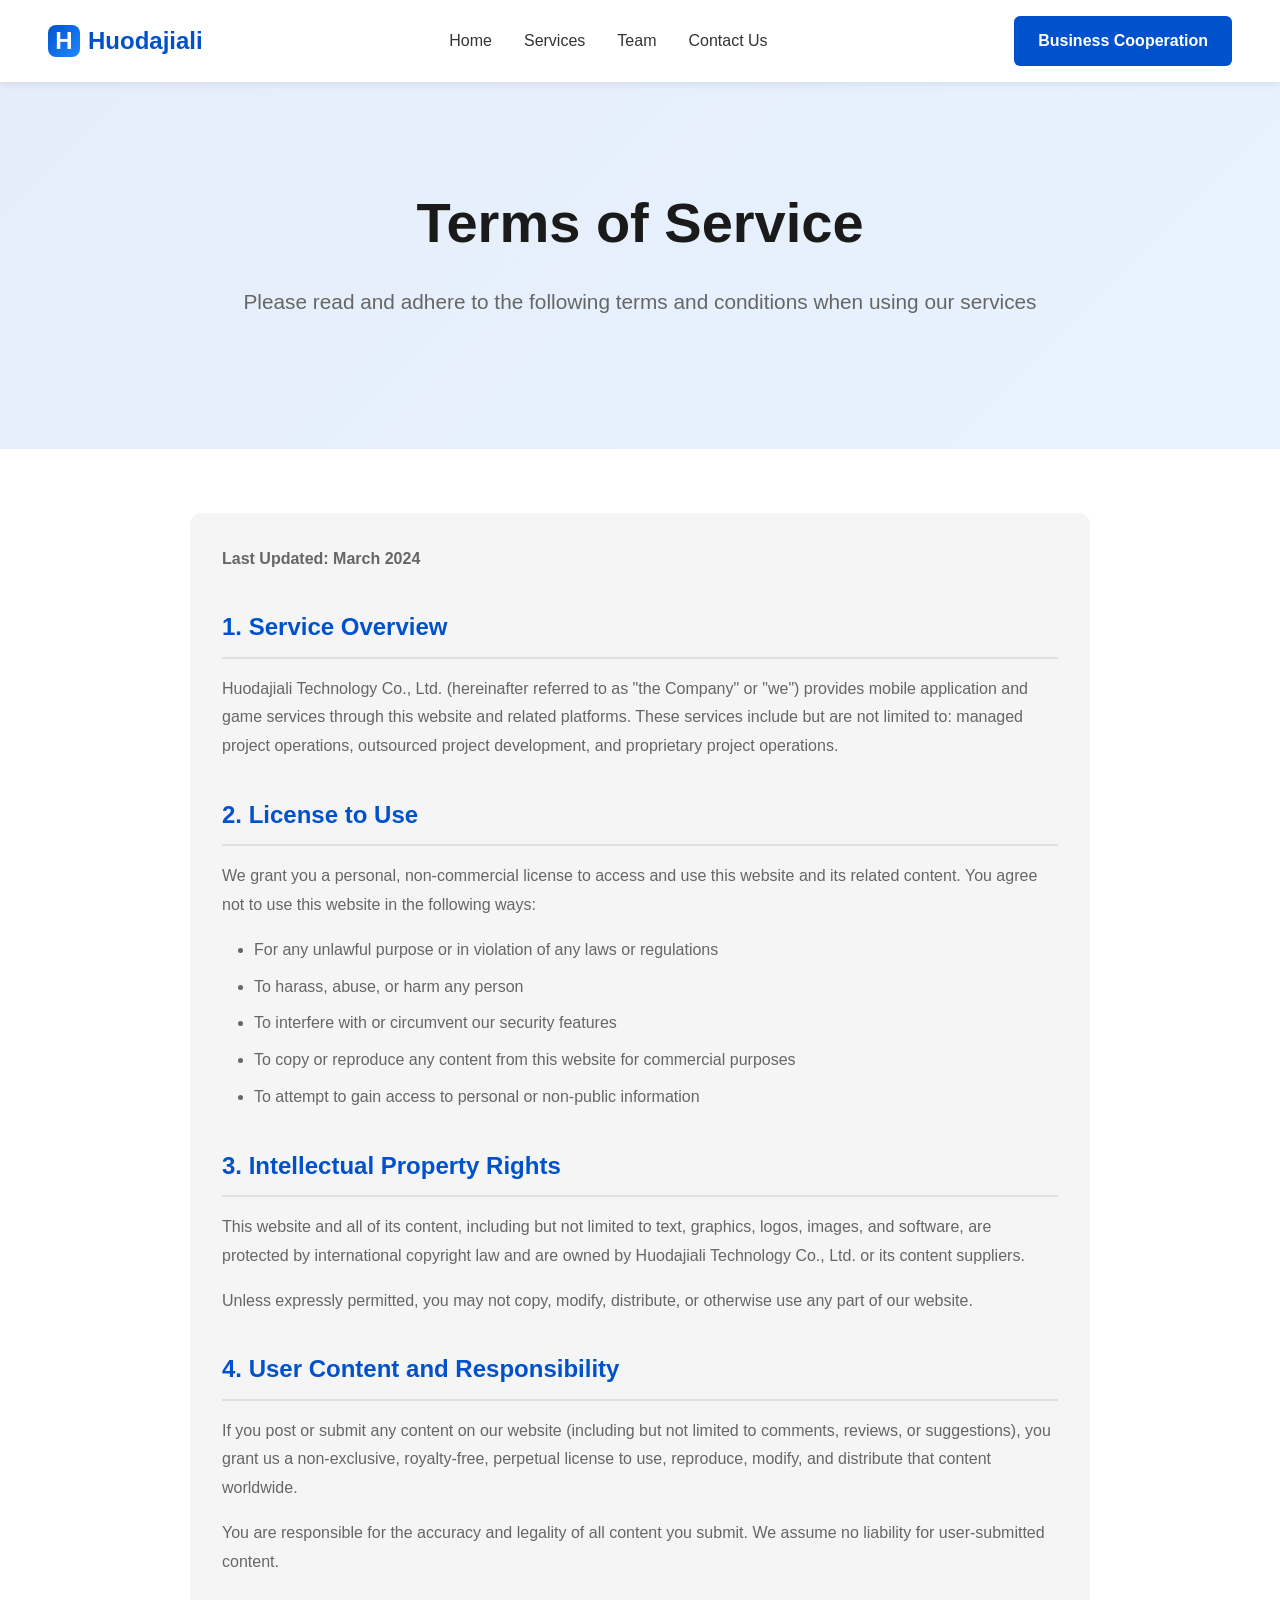
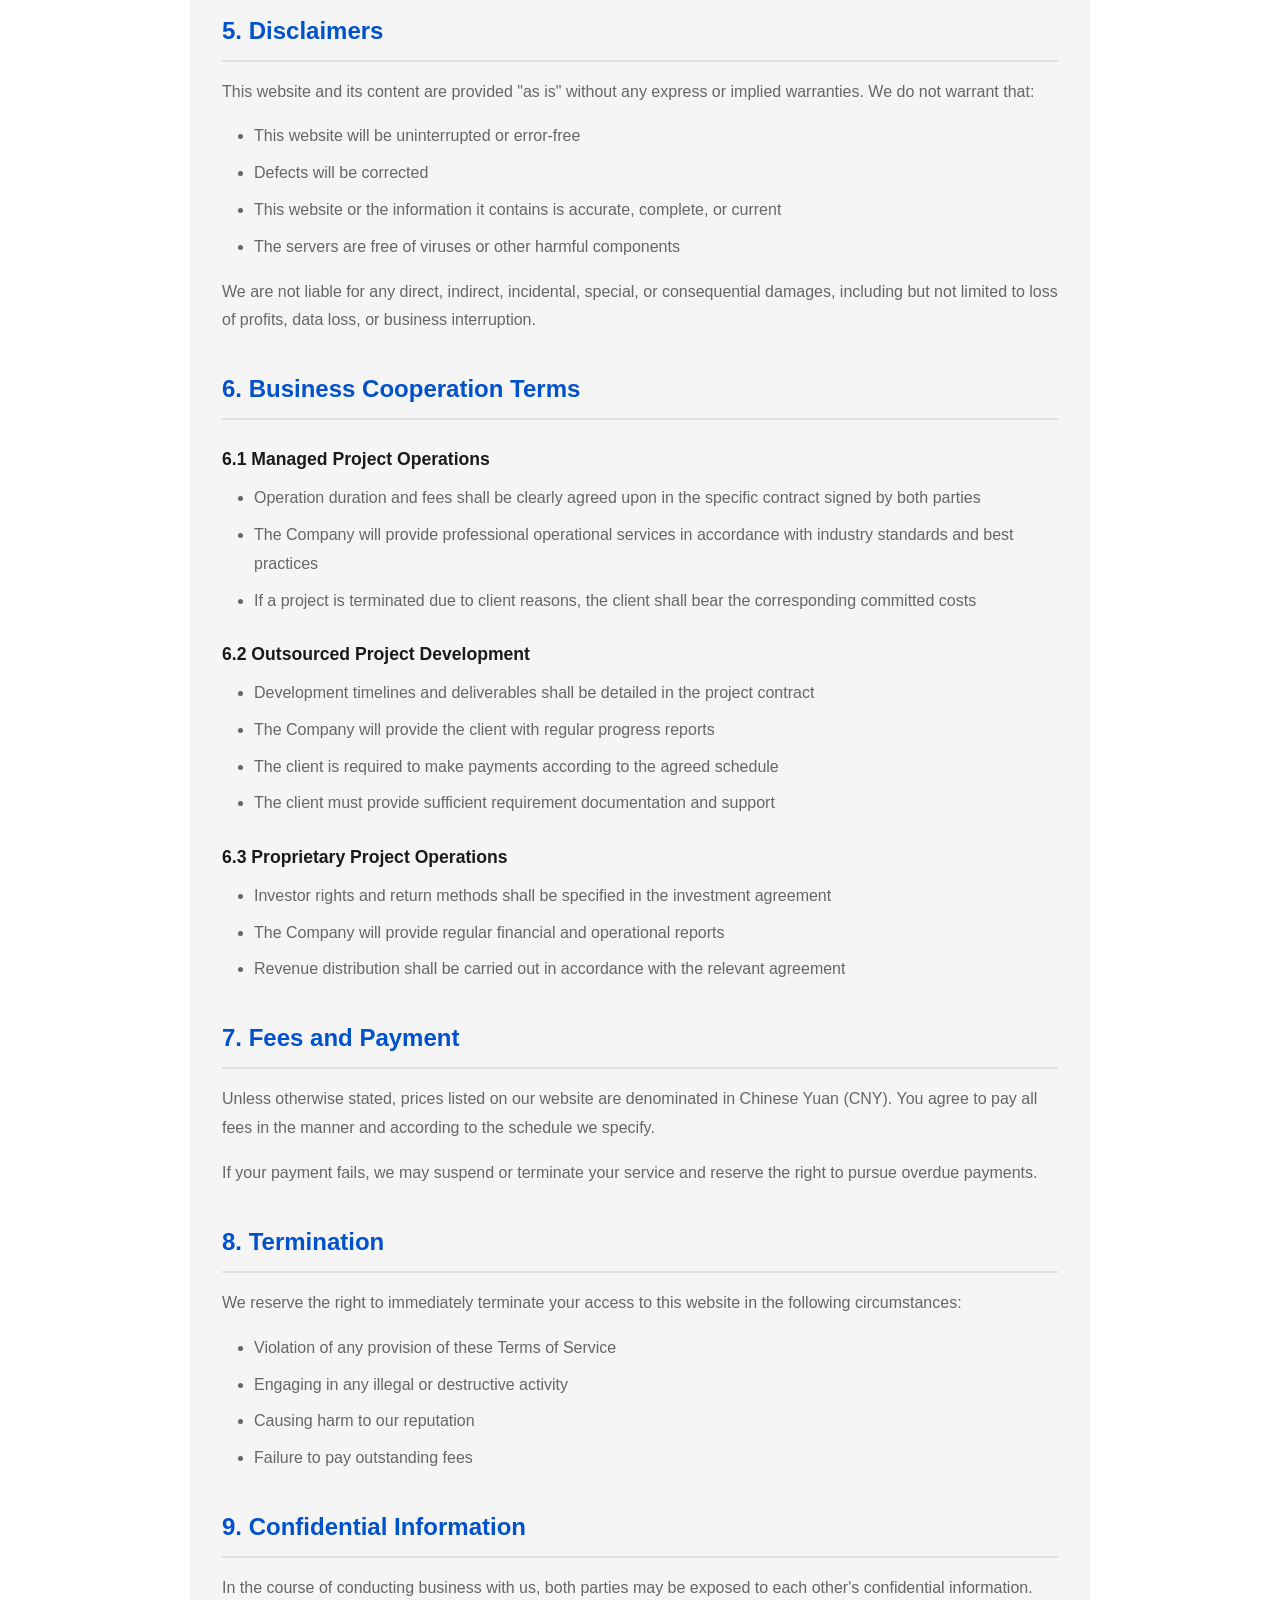
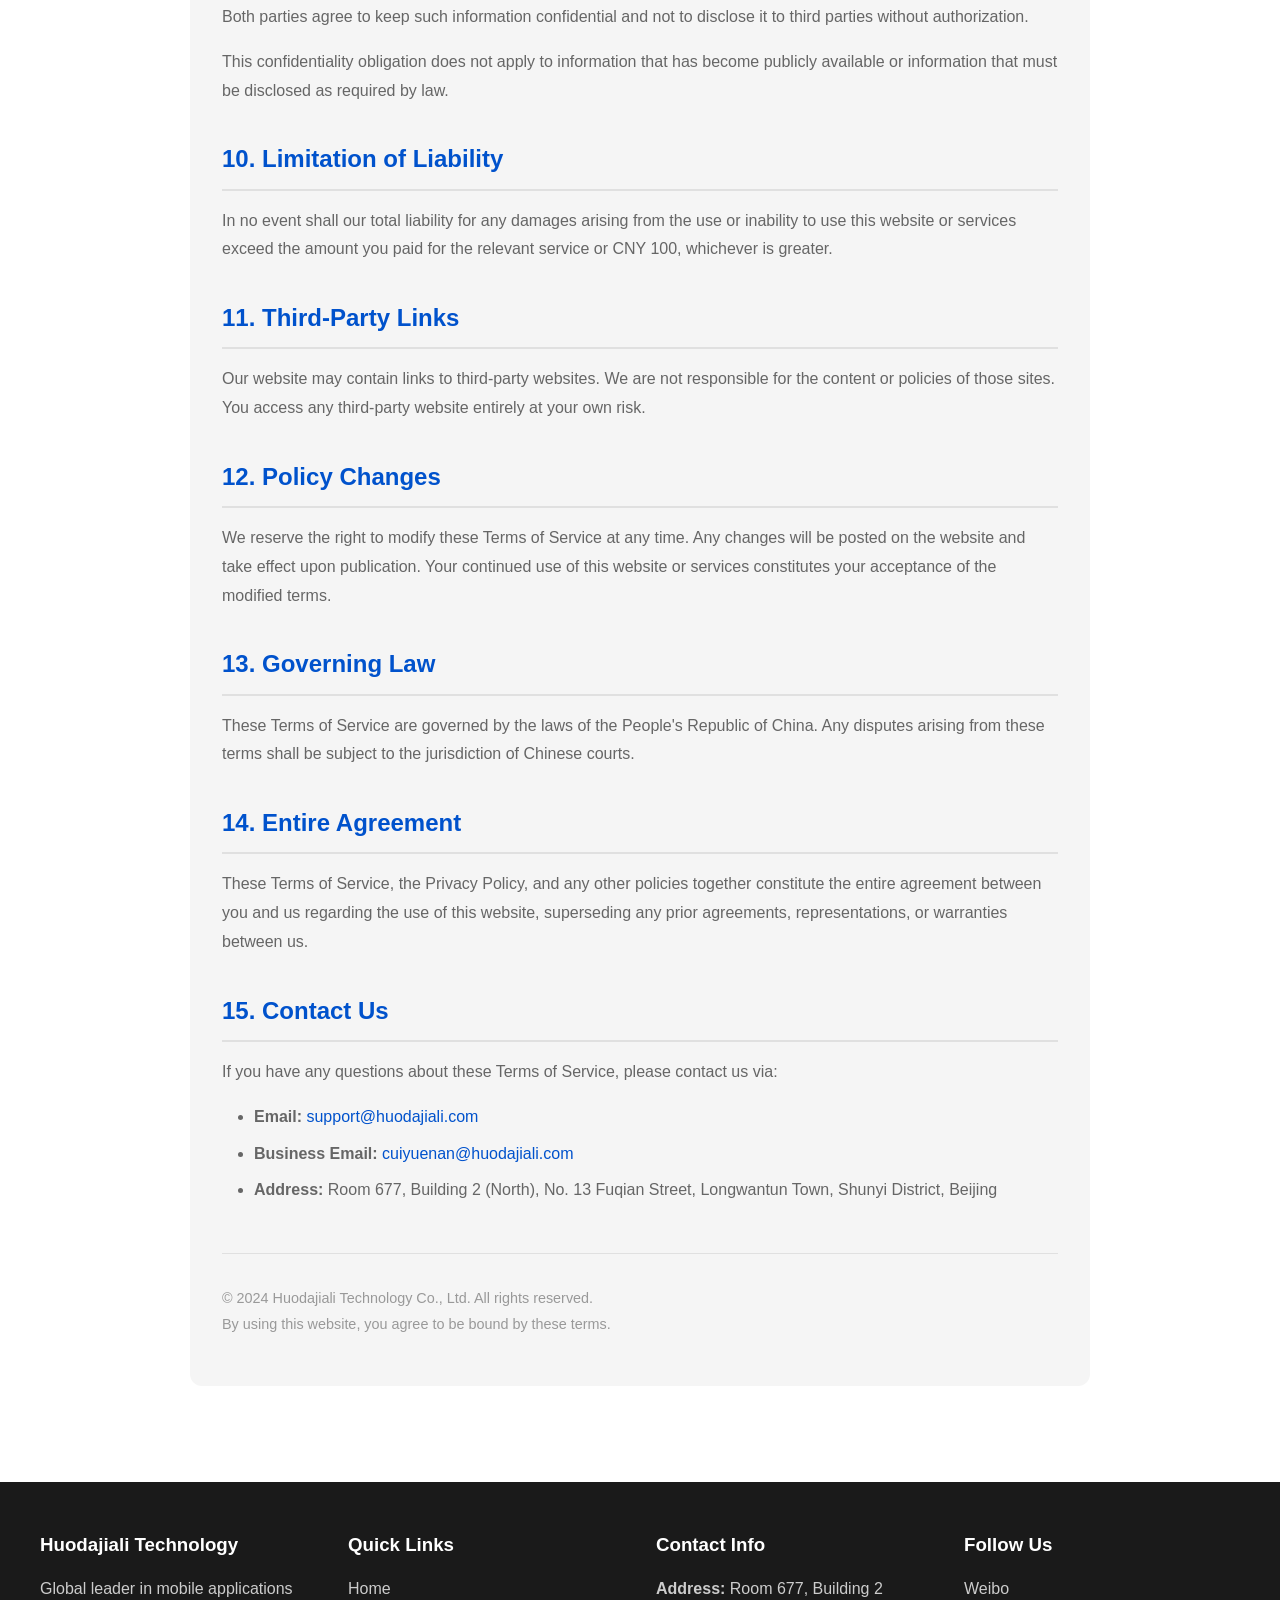
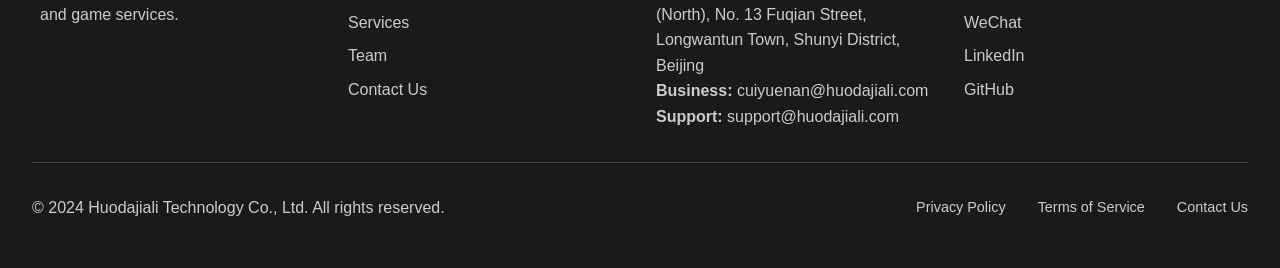
<file: pages/terms.html>
<!DOCTYPE html>
<html lang="en">
<head>
  <meta charset="UTF-8">
  <meta name="viewport" content="width=device-width, initial-scale=1.0">
  <meta name="description" content="Huodajiali Technology Terms of Service">
  <title>Terms of Service - Huodajiali Technology</title>
  <link rel="stylesheet" href="../css/style.css">
  <style>
    .policy-content {
      max-width: 900px;
      margin: 0 auto;
      background-color: var(--light-color);
      padding: 2rem;
      border-radius: 12px;
      line-height: 1.8;
    }

    .policy-content h2 {
      color: var(--primary-color);
      margin-top: 2rem;
      margin-bottom: 1rem;
      font-size: 1.5rem;
      border-bottom: 2px solid var(--border-color);
      padding-bottom: 0.5rem;
    }

    .policy-content h3 {
      color: var(--dark-color);
      margin-top: 1.5rem;
      margin-bottom: 0.5rem;
      font-size: 1.1rem;
    }

    .policy-content p {
      color: #666;
      margin-bottom: 1rem;
    }

    .policy-content ul {
      color: #666;
      margin-left: 2rem;
      margin-bottom: 1rem;
    }

    .policy-content ul li {
      margin-bottom: 0.5rem;
    }
  </style>
</head>
<body>
  <!-- Header & Navigation -->
  <header>
    <nav>
      <a href="../index.html" class="logo">
        <div class="logo-icon">H</div>
        <span>Huodajiali</span>
      </a>
      <ul class="nav-links">
        <li><a href="../index.html" data-i18n="nav.home">Home</a></li>
        <li><a href="services.html" data-i18n="nav.services">Services</a></li>
        <li><a href="team.html" data-i18n="nav.team">Team</a></li>
        <li><a href="contact.html" data-i18n="nav.contact">Contact Us</a></li>
      </ul>
      <a href="contact.html" class="contact-btn" data-i18n="nav.cooperation">Business Cooperation</a>
    </nav>
  </header>

  <!-- Hero Section -->
  <section class="hero">
    <div class="hero-content">
      <h1>Terms of Service</h1>
      <p class="subtitle">
        Please read and adhere to the following terms and conditions when using our services
      </p>
    </div>
  </section>

  <!-- Terms Content -->
  <section>
    <div class="policy-content">
      <p><strong>Last Updated: March 2024</strong></p>

      <h2>1. Service Overview</h2>
      <p>
        Huodajiali Technology Co., Ltd. (hereinafter referred to as "the Company" or "we") provides mobile application and game services through this website and related platforms.
        These services include but are not limited to: managed project operations, outsourced project development, and proprietary project operations.
      </p>

      <h2>2. License to Use</h2>
      <p>
        We grant you a personal, non-commercial license to access and use this website and its related content.
        You agree not to use this website in the following ways:
      </p>
      <ul>
        <li>For any unlawful purpose or in violation of any laws or regulations</li>
        <li>To harass, abuse, or harm any person</li>
        <li>To interfere with or circumvent our security features</li>
        <li>To copy or reproduce any content from this website for commercial purposes</li>
        <li>To attempt to gain access to personal or non-public information</li>
      </ul>

      <h2>3. Intellectual Property Rights</h2>
      <p>
        This website and all of its content, including but not limited to text, graphics, logos, images, and software,
        are protected by international copyright law and are owned by Huodajiali Technology Co., Ltd. or its content suppliers.
      </p>
      <p>
        Unless expressly permitted, you may not copy, modify, distribute, or otherwise use any part of our website.
      </p>

      <h2>4. User Content and Responsibility</h2>
      <p>
        If you post or submit any content on our website (including but not limited to comments, reviews, or suggestions),
        you grant us a non-exclusive, royalty-free, perpetual license to use, reproduce, modify, and distribute that content worldwide.
      </p>
      <p>
        You are responsible for the accuracy and legality of all content you submit. We assume no liability for user-submitted content.
      </p>

      <h2>5. Disclaimers</h2>
      <p>
        This website and its content are provided "as is" without any express or implied warranties.
        We do not warrant that:
      </p>
      <ul>
        <li>This website will be uninterrupted or error-free</li>
        <li>Defects will be corrected</li>
        <li>This website or the information it contains is accurate, complete, or current</li>
        <li>The servers are free of viruses or other harmful components</li>
      </ul>
      <p>
        We are not liable for any direct, indirect, incidental, special, or consequential damages,
        including but not limited to loss of profits, data loss, or business interruption.
      </p>

      <h2>6. Business Cooperation Terms</h2>
      <h3>6.1 Managed Project Operations</h3>
      <ul>
        <li>Operation duration and fees shall be clearly agreed upon in the specific contract signed by both parties</li>
        <li>The Company will provide professional operational services in accordance with industry standards and best practices</li>
        <li>If a project is terminated due to client reasons, the client shall bear the corresponding committed costs</li>
      </ul>

      <h3>6.2 Outsourced Project Development</h3>
      <ul>
        <li>Development timelines and deliverables shall be detailed in the project contract</li>
        <li>The Company will provide the client with regular progress reports</li>
        <li>The client is required to make payments according to the agreed schedule</li>
        <li>The client must provide sufficient requirement documentation and support</li>
      </ul>

      <h3>6.3 Proprietary Project Operations</h3>
      <ul>
        <li>Investor rights and return methods shall be specified in the investment agreement</li>
        <li>The Company will provide regular financial and operational reports</li>
        <li>Revenue distribution shall be carried out in accordance with the relevant agreement</li>
      </ul>

      <h2>7. Fees and Payment</h2>
      <p>
        Unless otherwise stated, prices listed on our website are denominated in Chinese Yuan (CNY).
        You agree to pay all fees in the manner and according to the schedule we specify.
      </p>
      <p>
        If your payment fails, we may suspend or terminate your service and reserve the right to pursue overdue payments.
      </p>

      <h2>8. Termination</h2>
      <p>
        We reserve the right to immediately terminate your access to this website in the following circumstances:
      </p>
      <ul>
        <li>Violation of any provision of these Terms of Service</li>
        <li>Engaging in any illegal or destructive activity</li>
        <li>Causing harm to our reputation</li>
        <li>Failure to pay outstanding fees</li>
      </ul>

      <h2>9. Confidential Information</h2>
      <p>
        In the course of conducting business with us, both parties may be exposed to each other's confidential information.
        Both parties agree to keep such information confidential and not to disclose it to third parties without authorization.
      </p>
      <p>
        This confidentiality obligation does not apply to information that has become publicly available or information that must be disclosed as required by law.
      </p>

      <h2>10. Limitation of Liability</h2>
      <p>
        In no event shall our total liability for any damages arising from the use or inability to use this website or services
        exceed the amount you paid for the relevant service or CNY 100, whichever is greater.
      </p>

      <h2>11. Third-Party Links</h2>
      <p>
        Our website may contain links to third-party websites. We are not responsible for the content or policies of those sites.
        You access any third-party website entirely at your own risk.
      </p>

      <h2>12. Policy Changes</h2>
      <p>
        We reserve the right to modify these Terms of Service at any time.
        Any changes will be posted on the website and take effect upon publication.
        Your continued use of this website or services constitutes your acceptance of the modified terms.
      </p>

      <h2>13. Governing Law</h2>
      <p>
        These Terms of Service are governed by the laws of the People's Republic of China.
        Any disputes arising from these terms shall be subject to the jurisdiction of Chinese courts.
      </p>

      <h2>14. Entire Agreement</h2>
      <p>
        These Terms of Service, the Privacy Policy, and any other policies together constitute the entire agreement between you and us regarding the use of this website,
        superseding any prior agreements, representations, or warranties between us.
      </p>

      <h2>15. Contact Us</h2>
      <p>
        If you have any questions about these Terms of Service, please contact us via:
      </p>
      <ul>
        <li><strong>Email:</strong> <a href="mailto:support@huodajiali.com" style="color: var(--primary-color); text-decoration: none;">support@huodajiali.com</a></li>
        <li><strong>Business Email:</strong> <a href="mailto:cuiyuenan@huodajiali.com" style="color: var(--primary-color); text-decoration: none;">cuiyuenan@huodajiali.com</a></li>
        <li><strong>Address:</strong> Room 677, Building 2 (North), No. 13 Fuqian Street, Longwantun Town, Shunyi District, Beijing</li>
      </ul>

      <p style="margin-top: 3rem; padding-top: 2rem; border-top: 1px solid var(--border-color); color: #999; font-size: 0.9rem;">
        &copy; 2024 Huodajiali Technology Co., Ltd. All rights reserved.<br>
        By using this website, you agree to be bound by these terms.
      </p>
    </div>
  </section>

  <!-- Footer -->
  <footer>
    <div class="footer-content">
      <div class="footer-section">
        <h3>Huodajiali Technology</h3>
        <p>Global leader in mobile applications and game services.</p>
      </div>
      <div class="footer-section">
        <h3>Quick Links</h3>
        <ul>
          <li><a href="../index.html">Home</a></li>
          <li><a href="services.html">Services</a></li>
          <li><a href="team.html">Team</a></li>
          <li><a href="contact.html">Contact Us</a></li>
        </ul>
      </div>
      <div class="footer-section">
        <h3>Contact Info</h3>
        <ul>
          <li><strong>Address:</strong> Room 677, Building 2 (North), No. 13 Fuqian Street, Longwantun Town, Shunyi District, Beijing</li>
          <li><strong>Business:</strong> cuiyuenan@huodajiali.com</li>
          <li><strong>Support:</strong> support@huodajiali.com</li>
        </ul>
      </div>
      <div class="footer-section">
        <h3>Follow Us</h3>
        <ul>
          <li><a href="#">Weibo</a></li>
          <li><a href="#">WeChat</a></li>
          <li><a href="#">LinkedIn</a></li>
          <li><a href="#">GitHub</a></li>
        </ul>
      </div>
    </div>

    <div class="footer-bottom">
      <p>&copy; 2024 Huodajiali Technology Co., Ltd. All rights reserved.</p>
      <div class="footer-links">
        <a href="privacy.html">Privacy Policy</a>
        <a href="terms.html">Terms of Service</a>
        <a href="contact.html">Contact Us</a>
      </div>
    </div>
  </footer>

  <script src="../js/lang/en.js"></script>
  <script src="../js/i18n.js"></script>
  <script src="../js/script.js"></script>
</body>
</html>
</file>
<file: css/style.css>
* {
  margin: 0;
  padding: 0;
  box-sizing: border-box;
}

:root {
  --primary-color: #0052CC;
  --secondary-color: #1f89ff;
  --dark-color: #1a1a1a;
  --light-color: #f5f5f5;
  --text-color: #333;
  --border-color: #e0e0e0;
  --success-color: #0ca678;
}

body {
  font-family: -apple-system, BlinkMacSystemFont, 'Segoe UI', 'Helvetica Neue', Arial, sans-serif;
  color: var(--text-color);
  background-color: #fff;
  line-height: 1.6;
}

/* Header & Navigation */
header {
  background-color: #fff;
  box-shadow: 0 2px 8px rgba(0, 0, 0, 0.08);
  position: sticky;
  top: 0;
  z-index: 1000;
}

nav {
  display: flex;
  justify-content: space-between;
  align-items: center;
  padding: 1rem 3rem;
  max-width: 1400px;
  margin: 0 auto;
}

.logo {
  font-size: 1.5rem;
  font-weight: bold;
  color: var(--primary-color);
  text-decoration: none;
  display: flex;
  align-items: center;
  gap: 0.5rem;
}

.logo-icon {
  width: 32px;
  height: 32px;
  background: linear-gradient(135deg, var(--primary-color), var(--secondary-color));
  border-radius: 8px;
  display: flex;
  align-items: center;
  justify-content: center;
  color: white;
  font-weight: bold;
}

.nav-links {
  display: flex;
  list-style: none;
  gap: 2rem;
}

.nav-links a {
  color: var(--text-color);
  text-decoration: none;
  font-weight: 500;
  transition: color 0.3s ease;
  position: relative;
}

.nav-links a:hover {
  color: var(--primary-color);
}

.nav-links a::after {
  content: '';
  position: absolute;
  bottom: -5px;
  left: 0;
  width: 0;
  height: 2px;
  background-color: var(--primary-color);
  transition: width 0.3s ease;
}

.nav-links a:hover::after {
  width: 100%;
}

.contact-btn {
  background-color: var(--primary-color);
  color: white;
  padding: 0.75rem 1.5rem;
  border: none;
  border-radius: 6px;
  cursor: pointer;
  font-weight: 600;
  transition: background-color 0.3s ease, transform 0.3s ease;
  text-decoration: none;
}

.contact-btn:hover {
  background-color: #003d99;
  transform: translateY(-2px);
  box-shadow: 0 4px 12px rgba(0, 82, 204, 0.3);
}

/* Hero Section */
.hero {
  background: linear-gradient(135deg, rgba(0, 82, 204, 0.1) 0%, rgba(31, 137, 255, 0.1) 100%);
  padding: 6rem 2rem;
  text-align: center;
}

.hero-content {
  max-width: 1000px;
  margin: 0 auto;
}

.hero h1 {
  font-size: 3.5rem;
  margin-bottom: 1rem;
  color: var(--dark-color);
  font-weight: 700;
}

.hero .subtitle {
  font-size: 1.3rem;
  color: #666;
  margin-bottom: 2rem;
  line-height: 1.8;
}

.hero-buttons {
  display: flex;
  gap: 1rem;
  justify-content: center;
  flex-wrap: wrap;
}

.btn-primary {
  background-color: var(--primary-color);
  color: white;
  padding: 1rem 2rem;
  border: none;
  border-radius: 6px;
  font-size: 1rem;
  font-weight: 600;
  cursor: pointer;
  transition: all 0.3s ease;
  text-decoration: none;
  display: inline-block;
}

.btn-primary:hover {
  background-color: #003d99;
  transform: translateY(-3px);
  box-shadow: 0 8px 20px rgba(0, 82, 204, 0.3);
}

.btn-secondary {
  background-color: transparent;
  color: var(--primary-color);
  padding: 1rem 2rem;
  border: 2px solid var(--primary-color);
  border-radius: 6px;
  font-size: 1rem;
  font-weight: 600;
  cursor: pointer;
  transition: all 0.3s ease;
  text-decoration: none;
  display: inline-block;
}

.btn-secondary:hover {
  background-color: var(--primary-color);
  color: white;
}

/* Container */
.container {
  max-width: 1200px;
  margin: 0 auto;
  padding: 0 2rem;
}

/* Section Styles */
section {
  padding: 4rem 2rem;
}

.section-title {
  font-size: 2.5rem;
  margin-bottom: 1rem;
  color: var(--dark-color);
  font-weight: 700;
  text-align: center;
}

.section-subtitle {
  font-size: 1.1rem;
  color: #666;
  text-align: center;
  margin-bottom: 3rem;
  max-width: 600px;
  margin-left: auto;
  margin-right: auto;
}

/* Features Grid */
.features-grid {
  display: grid;
  grid-template-columns: repeat(auto-fit, minmax(300px, 1fr));
  gap: 2rem;
  margin-top: 3rem;
}

.feature-card {
  padding: 2rem;
  background-color: var(--light-color);
  border-radius: 12px;
  transition: all 0.3s ease;
  border: 1px solid var(--border-color);
}

.feature-card:hover {
  transform: translateY(-8px);
  box-shadow: 0 12px 30px rgba(0, 0, 0, 0.1);
  background-color: #fff;
}

.feature-icon {
  width: 60px;
  height: 60px;
  background: linear-gradient(135deg, var(--primary-color), var(--secondary-color));
  border-radius: 12px;
  display: flex;
  align-items: center;
  justify-content: center;
  color: white;
  font-size: 1.5rem;
  margin-bottom: 1rem;
}

.feature-card h3 {
  font-size: 1.3rem;
  margin-bottom: 0.5rem;
  color: var(--dark-color);
}

.feature-card p {
  color: #666;
  line-height: 1.8;
}

/* Services Section */
.services {
  background-color: var(--light-color);
}

.service-item {
  padding: 2rem;
  background-color: white;
  border-radius: 12px;
  margin-bottom: 2rem;
  border-left: 4px solid var(--primary-color);
  transition: all 0.3s ease;
}

.service-item:hover {
  box-shadow: 0 8px 20px rgba(0, 0, 0, 0.08);
}

.service-item h3 {
  color: var(--primary-color);
  font-size: 1.3rem;
  margin-bottom: 0.5rem;
}

.service-item ul {
  margin-left: 1.5rem;
  color: #666;
}

.service-item ul li {
  margin-bottom: 0.5rem;
}

/* Team Section */
.team-section .features-grid {
  grid-template-columns: repeat(auto-fit, minmax(280px, 1fr));
}

.team-member {
  text-align: center;
  padding: 2rem;
  background-color: var(--light-color);
  border-radius: 12px;
  transition: all 0.3s ease;
}

.team-member:hover {
  transform: translateY(-8px);
  background-color: white;
  box-shadow: 0 12px 30px rgba(0, 0, 0, 0.1);
}

.team-avatar {
  width: 120px;
  height: 120px;
  background: linear-gradient(135deg, var(--primary-color), var(--secondary-color));
  border-radius: 50%;
  margin: 0 auto 1rem;
  display: flex;
  align-items: center;
  justify-content: center;
  color: white;
  font-size: 2rem;
  font-weight: bold;
}

.team-member h3 {
  font-size: 1.2rem;
  margin-bottom: 0.3rem;
  color: var(--dark-color);
}

.team-member .role {
  color: var(--primary-color);
  font-size: 0.9rem;
  font-weight: 600;
  margin-bottom: 0.5rem;
}

.team-member p {
  color: #666;
  font-size: 0.9rem;
}

/* Contact Section */
.contact-section {
  background-color: var(--light-color);
}

.contact-content {
  display: grid;
  grid-template-columns: 1fr 1fr;
  gap: 3rem;
  align-items: center;
}

.contact-info {
  padding: 2rem;
}

.contact-info h3 {
  font-size: 1.5rem;
  margin-bottom: 1.5rem;
  color: var(--dark-color);
}

.contact-item {
  margin-bottom: 2rem;
  display: flex;
  gap: 1rem;
}

.contact-icon {
  width: 50px;
  height: 50px;
  background: linear-gradient(135deg, var(--primary-color), var(--secondary-color));
  border-radius: 10px;
  display: flex;
  align-items: center;
  justify-content: center;
  color: white;
  font-size: 1.2rem;
  flex-shrink: 0;
}

.contact-item h4 {
  font-size: 1rem;
  margin-bottom: 0.3rem;
  color: var(--dark-color);
}

.contact-item p, .contact-item a {
  color: #666;
  text-decoration: none;
  transition: color 0.3s ease;
}

.contact-item a:hover {
  color: var(--primary-color);
}

/* Form */
.contact-form {
  background-color: white;
  padding: 2rem;
  border-radius: 12px;
  box-shadow: 0 4px 15px rgba(0, 0, 0, 0.08);
}

.form-group {
  margin-bottom: 1.5rem;
}

.form-group label {
  display: block;
  margin-bottom: 0.5rem;
  color: var(--dark-color);
  font-weight: 600;
}

.form-group input,
.form-group textarea {
  width: 100%;
  padding: 0.75rem;
  border: 1px solid var(--border-color);
  border-radius: 6px;
  font-family: inherit;
  font-size: 1rem;
  transition: border-color 0.3s ease;
}

.form-group input:focus,
.form-group textarea:focus {
  outline: none;
  border-color: var(--primary-color);
  box-shadow: 0 0 0 3px rgba(0, 82, 204, 0.1);
}

.form-group textarea {
  resize: vertical;
  min-height: 120px;
}

.form-group button {
  width: 100%;
}

/* Footer */
footer {
  background-color: var(--dark-color);
  color: #ccc;
  padding: 3rem 2rem;
  margin-top: 2rem;
}

.footer-content {
  max-width: 1200px;
  margin: 0 auto;
  display: grid;
  grid-template-columns: repeat(auto-fit, minmax(250px, 1fr));
  gap: 2rem;
  margin-bottom: 2rem;
}

.footer-section h3 {
  color: white;
  margin-bottom: 1rem;
}

.footer-section ul {
  list-style: none;
}

.footer-section a {
  color: #ccc;
  text-decoration: none;
  transition: color 0.3s ease;
  display: block;
  margin-bottom: 0.5rem;
}

.footer-section a:hover {
  color: var(--primary-color);
}

.footer-bottom {
  border-top: 1px solid #444;
  padding-top: 2rem;
  display: flex;
  justify-content: space-between;
  align-items: center;
  flex-wrap: wrap;
}

.footer-links {
  display: flex;
  gap: 2rem;
  flex-wrap: wrap;
}

.footer-links a {
  color: #ccc;
  text-decoration: none;
  font-size: 0.9rem;
  transition: color 0.3s ease;
}

.footer-links a:hover {
  color: var(--primary-color);
}

/* Responsive Design */
@media (max-width: 768px) {
  nav {
    padding: 1rem;
    flex-wrap: wrap;
  }

  .nav-links {
    gap: 1rem;
    font-size: 0.9rem;
  }

  .contact-btn {
    padding: 0.6rem 1rem;
    font-size: 0.9rem;
  }

  .hero h1 {
    font-size: 2.2rem;
  }

  .hero .subtitle {
    font-size: 1rem;
  }

  .section-title {
    font-size: 2rem;
  }

  .features-grid {
    grid-template-columns: 1fr;
  }

  .contact-content {
    grid-template-columns: 1fr;
  }

  .footer-bottom {
    flex-direction: column;
    gap: 1rem;
  }

  .footer-links {
    justify-content: center;
  }

  .hero-buttons {
    flex-direction: column;
  }

  .btn-primary, .btn-secondary {
    width: 100%;
  }
}

@media (max-width: 480px) {
  nav {
    padding: 0.75rem;
    flex-direction: column;
    gap: 0.5rem;
  }

  .logo {
    font-size: 1.2rem;
  }

  .nav-links {
    gap: 0.75rem;
    font-size: 0.85rem;
    order: 3;
    width: 100%;
  }

  .nav-right {
    flex-direction: column;
    gap: 0.5rem;
    width: 100%;
    order: 2;
  }

  .contact-btn {
    width: 100%;
    text-align: center;
    font-size: 0.85rem;
  }

  .hero h1 {
    font-size: 1.8rem;
  }

  .section-title {
    font-size: 1.5rem;
  }

  .feature-card, .service-item {
    padding: 1.5rem;
  }
}
</file>
